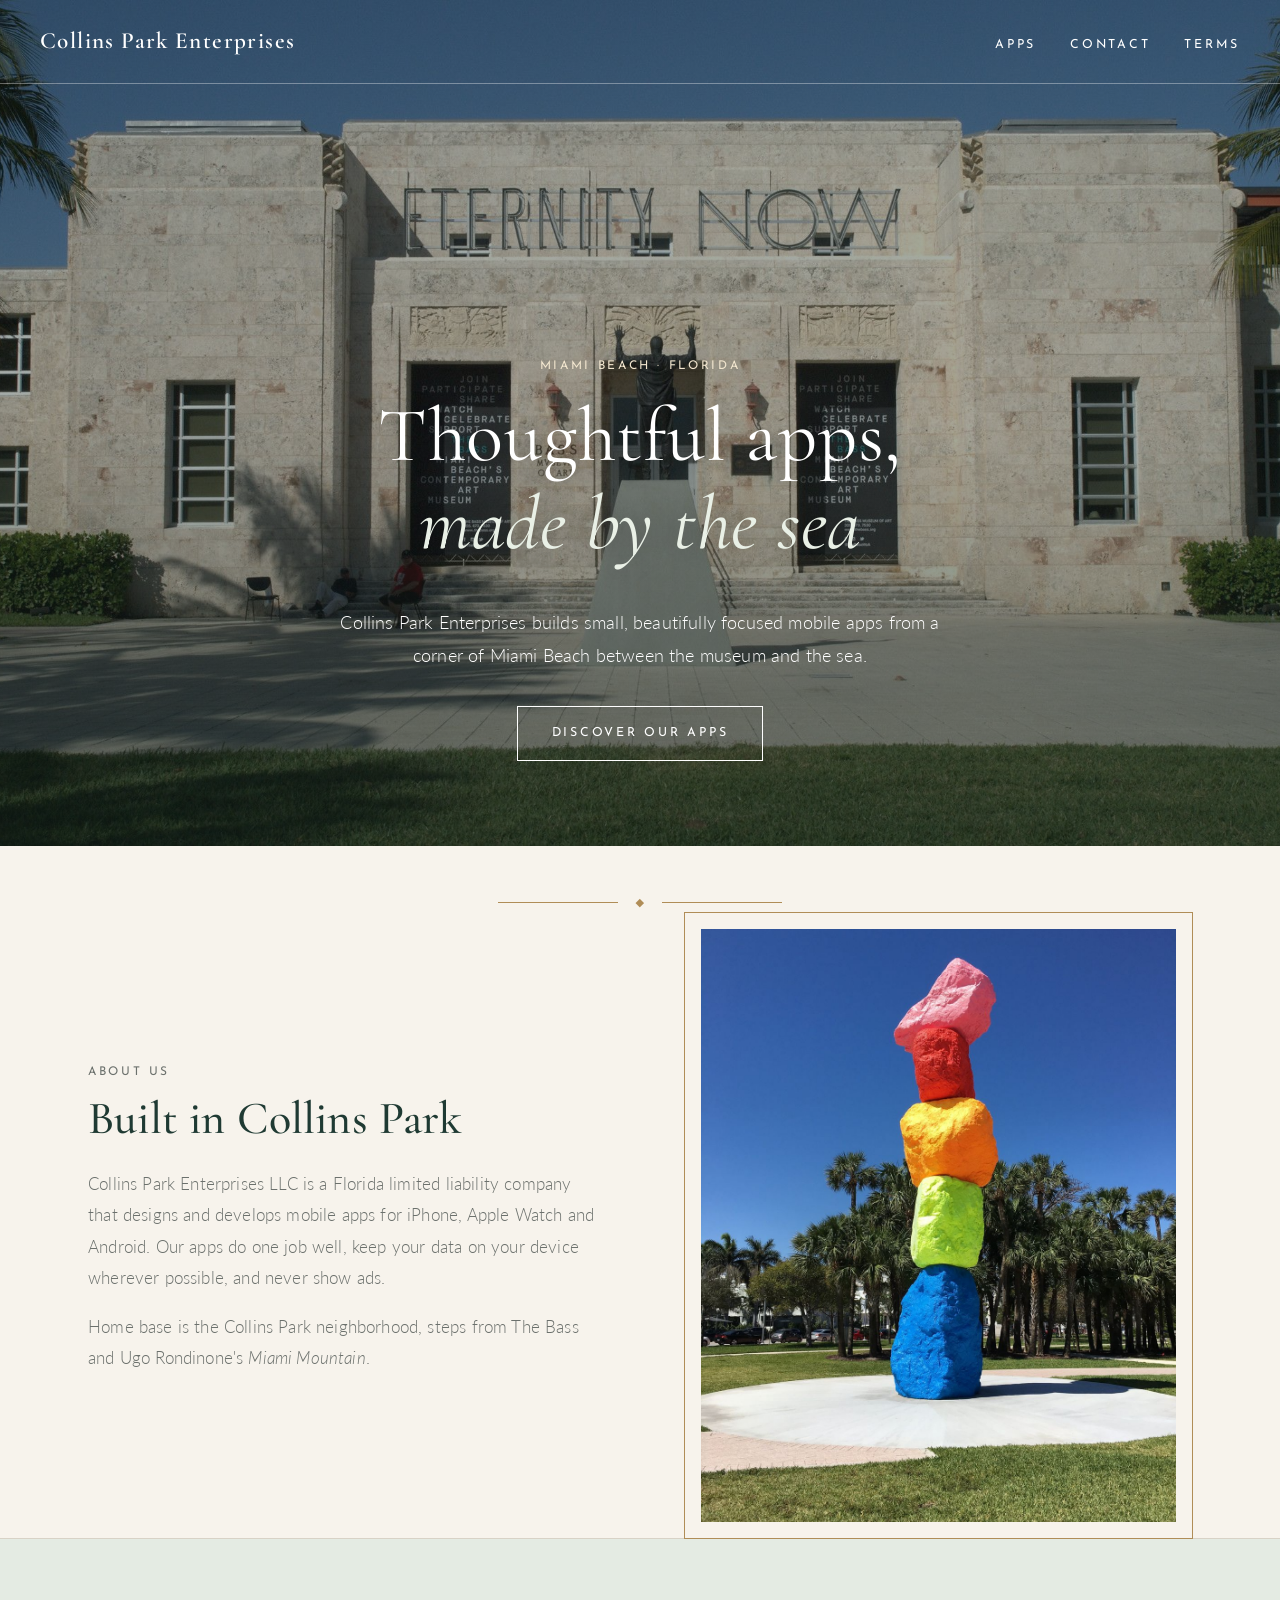
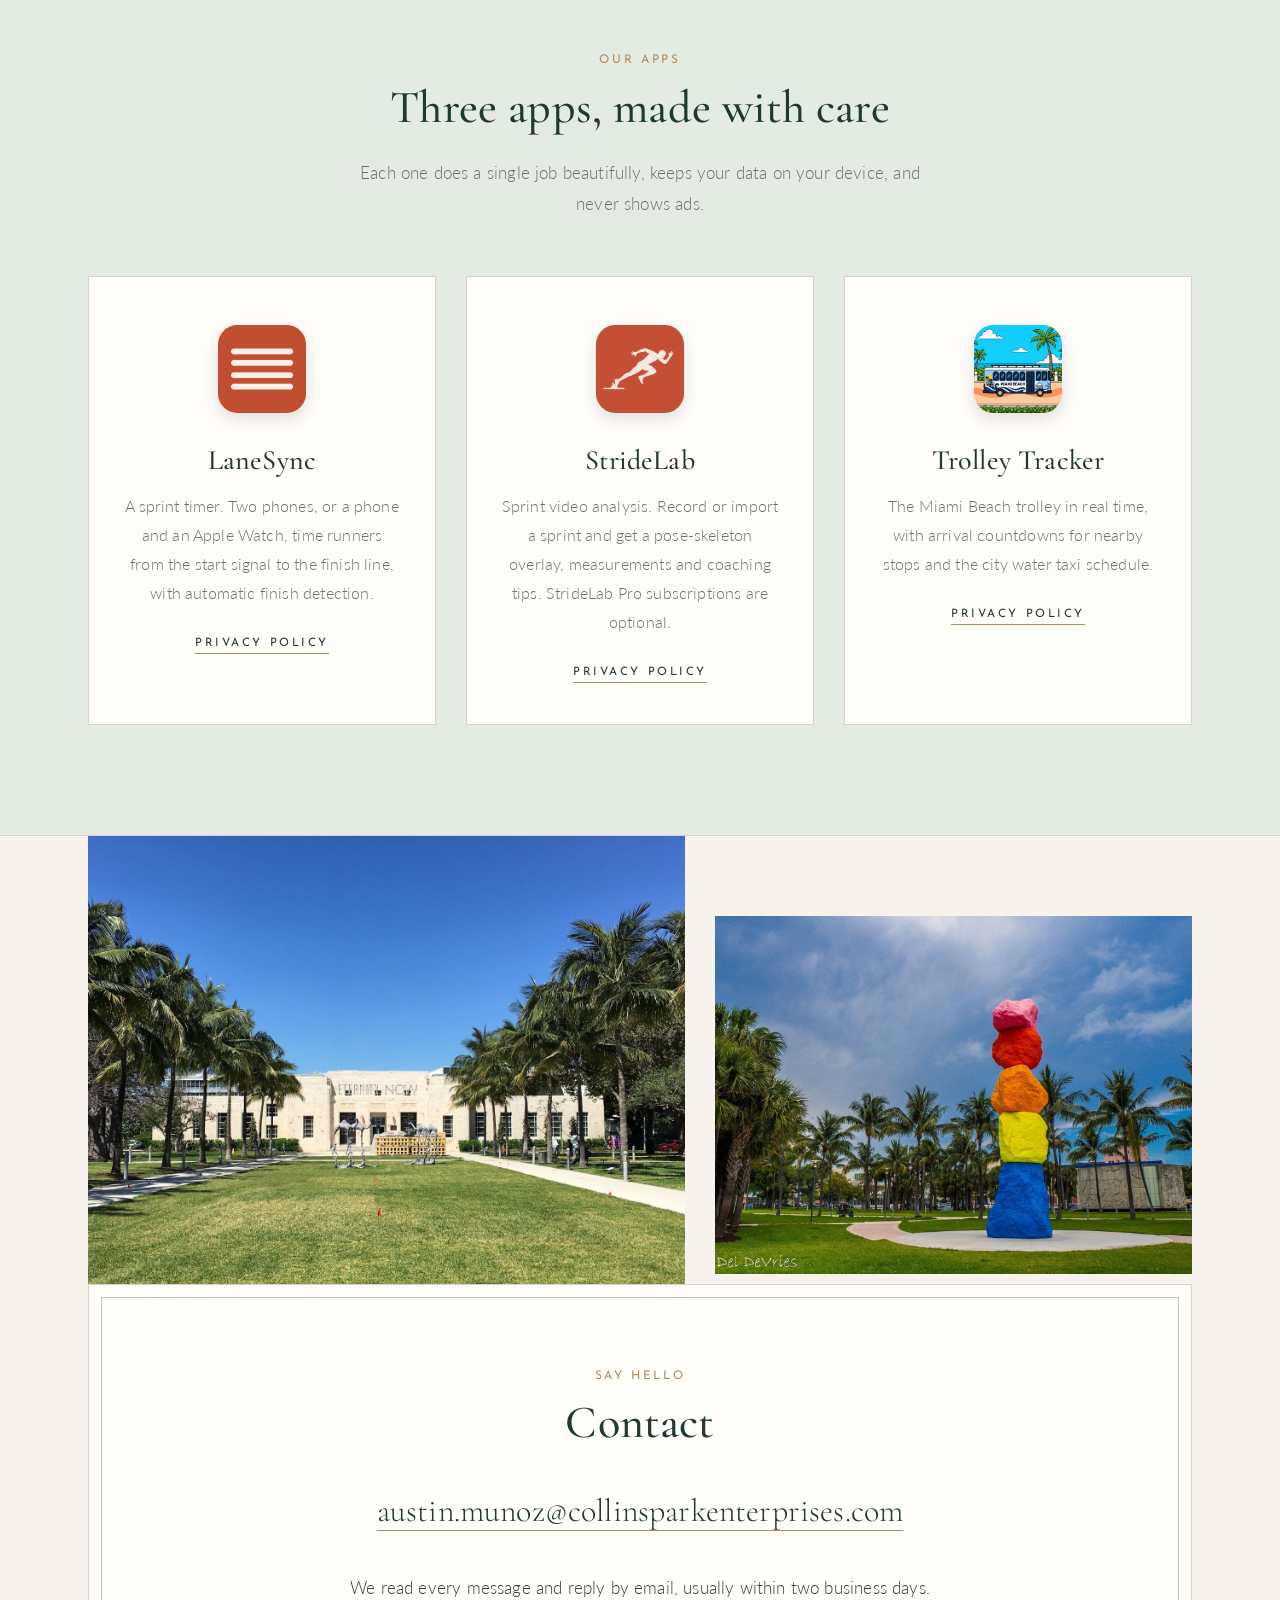
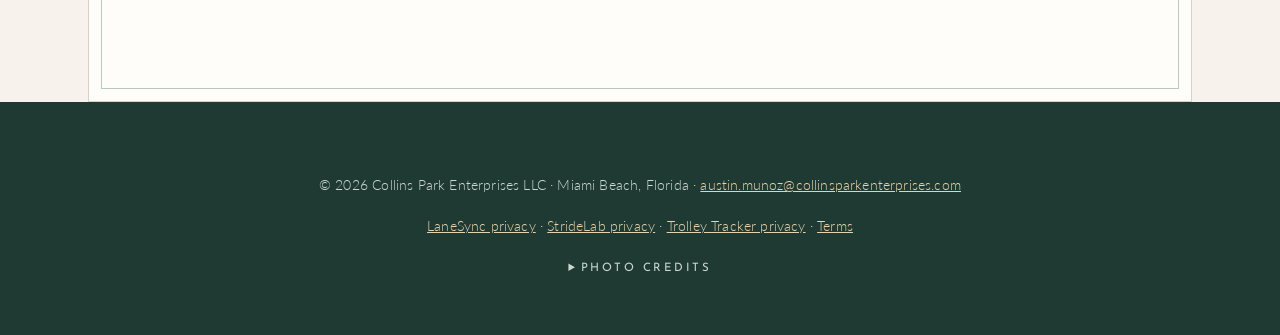
<file: index.html>
<!doctype html><html lang="en"><head><meta charset="utf-8"><meta name="viewport" content="width=device-width,initial-scale=1">
<title>Collins Park Enterprises LLC</title><meta name="description" content="Collins Park Enterprises LLC, a Florida company that builds mobile apps."><link rel="preconnect" href="https://fonts.googleapis.com"><link rel="preconnect" href="https://fonts.gstatic.com" crossorigin><link href="https://fonts.googleapis.com/css2?family=Cormorant+Garamond:ital,wght@0,400;0,500;0,600;1,400&family=Josefin+Sans:wght@300;400;600&family=Lato:wght@300;400;700&display=swap" rel="stylesheet"><link rel="stylesheet" href="./style.css"></head><body>
<header class="nav over"><a class="brand" href="./">Collins Park Enterprises</a><nav><a href="./#apps">Apps</a><a href="./#contact">Contact</a><a href="./terms/">Terms</a></nav></header>
<section class="hero"><img class="hero-img" src="img/hero-eternity-now.jpg" alt="The Bass museum facade in Miami Beach with Sylvie Fleury's ETERNITY NOW sign under a blue sky"><div class="hero-shade"></div>
<div class="wrap hero-text"><p class="kicker">Miami Beach · Florida</p><h1>Thoughtful apps,<br><em>made by the sea</em></h1><p class="sub">Collins Park Enterprises builds small, beautifully focused mobile apps from a corner of Miami Beach between the museum and the sea.</p><a class="btn light" href="#apps">Discover our apps</a></div></section>
<div class="deco"><span></span><i>◆</i><span></span></div>
<main>
<section class="wrap split"><div><p class="kicker">About us</p><h2>Built in Collins Park</h2><p>Collins Park Enterprises LLC is a Florida limited liability company that designs and develops mobile apps for iPhone, Apple Watch and Android. Our apps do one job well, keep your data on your device wherever possible, and never show ads.</p><p>Home base is the Collins Park neighborhood, steps from The Bass and Ugo Rondinone's <em>Miami Mountain</em>.</p></div>
<figure class="photo tilt"><img src="img/miami-mountain.jpg" alt="Miami Mountain, Ugo Rondinone's stack of brightly painted boulders, in Collins Park"></figure></section>
<section id="apps" class="apps"><div class="wrap"><p class="kicker">Our apps</p><h2>Three apps, made with care</h2><p class="intro">Each one does a single job beautifully, keeps your data on your device, and never shows ads.</p><div class="cards">
<article class="card c1"><img src="img/icons/lanesync.png" alt="LaneSync icon" width="88" height="88"><h3>LaneSync</h3><p>A sprint timer. Two phones, or a phone and an Apple Watch, time runners from the start signal to the finish line, with automatic finish detection.</p><a href="privacy/lanesync/">Privacy policy</a></article>
<article class="card c2"><img src="img/icons/stridelab.png" alt="StrideLab icon" width="88" height="88"><h3>StrideLab</h3><p>Sprint video analysis. Record or import a sprint and get a pose-skeleton overlay, measurements and coaching tips. StrideLab Pro subscriptions are optional.</p><a href="privacy/stridelab/">Privacy policy</a></article>
<article class="card c3"><img src="img/icons/trolley-tracker.png" alt="Trolley Tracker icon" width="88" height="88"><h3>Trolley Tracker</h3><p>The Miami Beach trolley in real time, with arrival countdowns for nearby stops and the city water taxi schedule.</p><a href="privacy/trolley-tracker/">Privacy policy</a></article>
</div></div></section>
<section class="wrap gallery"><figure class="photo"><img src="img/bass-lawn.jpg" alt="Palm-lined lawn of Collins Park leading to The Bass museum"></figure><figure class="photo"><img src="img/miami-mountain-2.jpg" alt="Miami Mountain sculpture against a blue sky with palm trees"></figure></section>
<section id="contact" class="wrap contact"><div class="contact-card"><p class="kicker">Say hello</p><h2>Contact</h2><p class="big"><a href="mailto:austin.munoz@collinsparkenterprises.com">austin.munoz@collinsparkenterprises.com</a></p><p>We read every message and reply by email, usually within two business days.</p></div></section>
</main><footer><div class="wrap"><p>© 2026 Collins Park Enterprises LLC · Miami Beach, Florida · <a href="mailto:austin.munoz@collinsparkenterprises.com">austin.munoz@collinsparkenterprises.com</a></p>
<p><a href="./privacy/lanesync/">LaneSync privacy</a> · <a href="./privacy/stridelab/">StrideLab privacy</a> · <a href="./privacy/trolley-tracker/">Trolley Tracker privacy</a> · <a href="./terms/">Terms</a></p><details class="credits"><summary>Photo credits</summary><ul><li>“<a href="https://www.flickr.com/photos/82538566@N00/32738382760">Bass Museum of Art (ETERNITY NOW by Sylvie Fleury)</a>” by Jim Bowen, licensed <a href="https://creativecommons.org/licenses/by/2.0/">CC BY 2.0</a>, via Flickr. Resized and compressed.</li><li>“<a href="https://www.flickr.com/photos/25955895@N03/32690999064">Miami Mountain (2016) by Ugo Rondinone, Collins Park</a>” by Phillip Pessar, licensed <a href="https://creativecommons.org/licenses/by/2.0/">CC BY 2.0</a>, via Flickr. Resized and compressed.</li><li>“<a href="https://www.flickr.com/photos/53136684@N00/49625136566">Miami Mountain</a>” by deldevries, licensed <a href="https://creativecommons.org/licenses/by-sa/2.0/">CC BY-SA 2.0</a>, via Flickr. Resized and compressed.</li><li>“<a href="https://www.flickr.com/photos/25955895@N03/33534813245">Bass Museum Miami Beach</a>” by Phillip Pessar, licensed <a href="https://creativecommons.org/licenses/by/2.0/">CC BY 2.0</a>, via Flickr. Resized and compressed.</li></ul><p>Artworks shown: <em>ETERNITY NOW</em> by Sylvie Fleury (The Bass); <em>Miami Mountain</em> by Ugo Rondinone (Collins Park). Photos used under the licenses above; no endorsement by the photographers, artists or The Bass is implied.</p></details></div></footer></body></html>
</file>
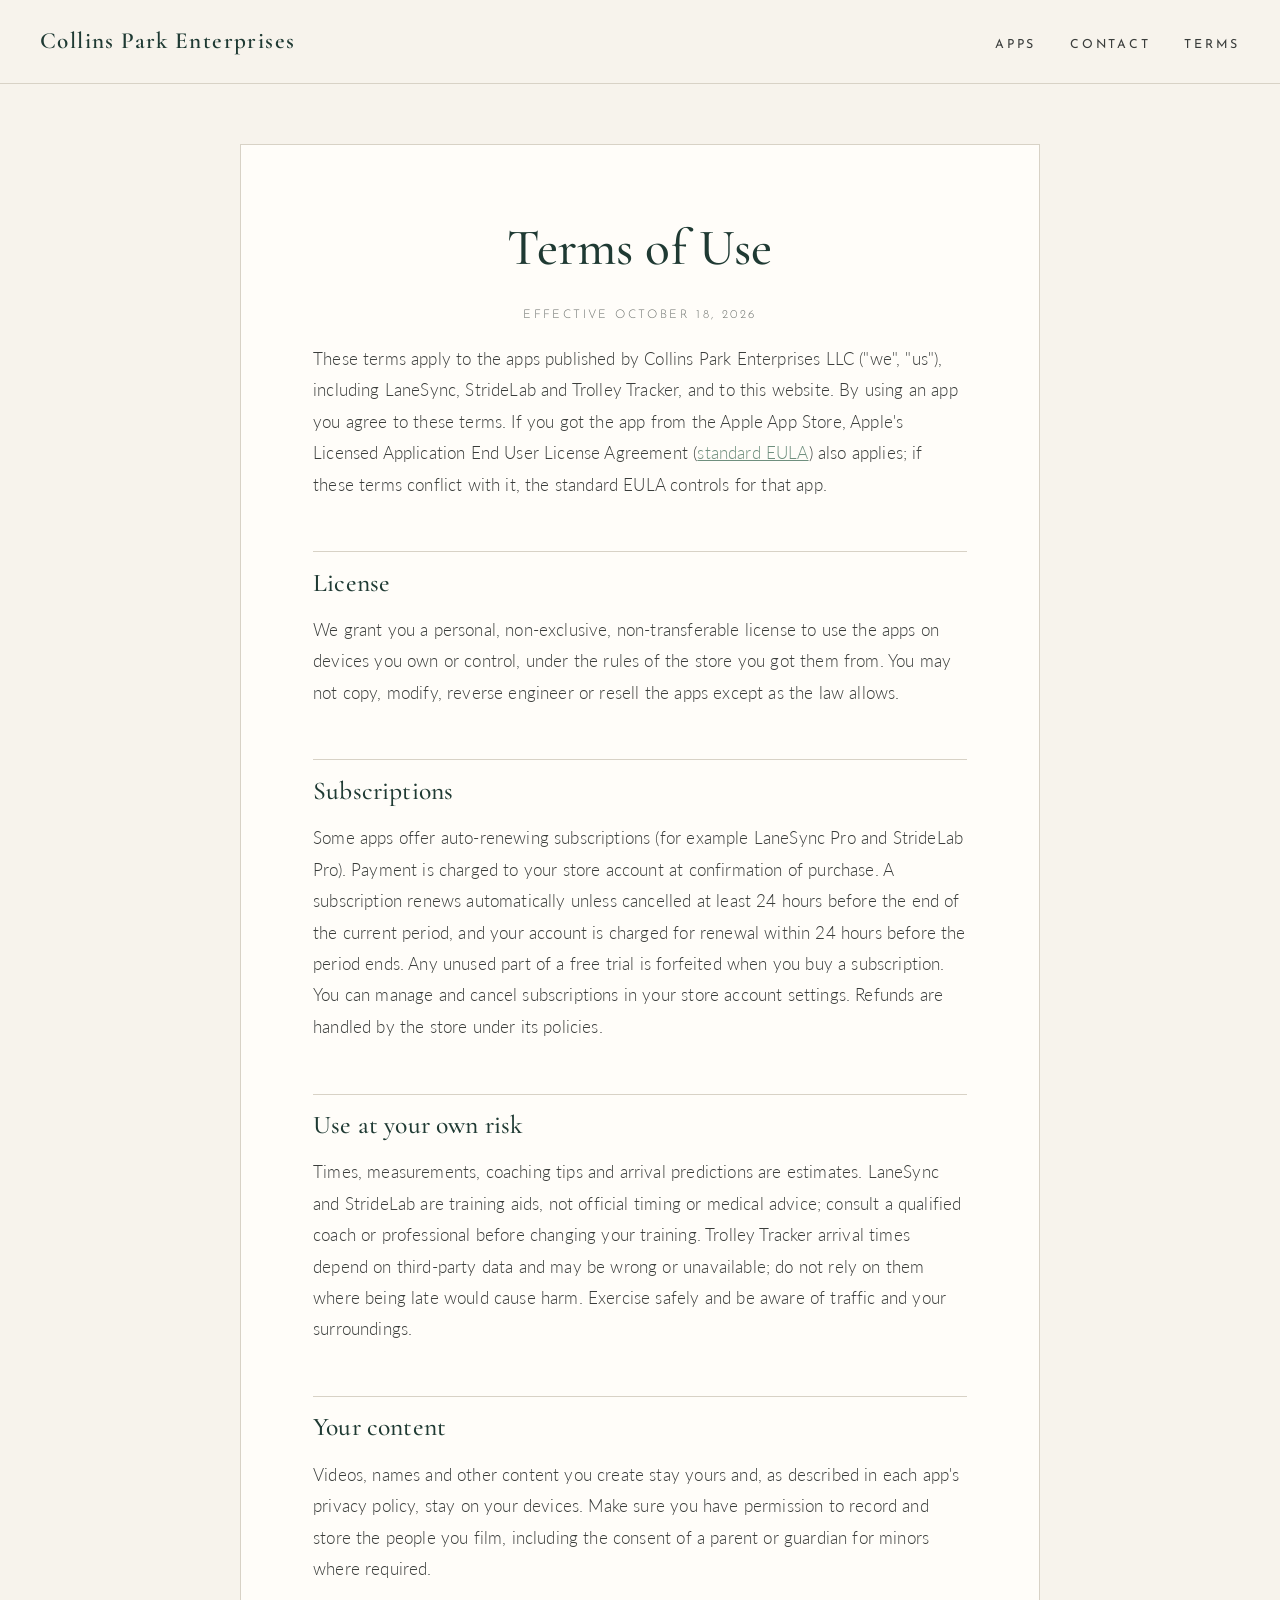
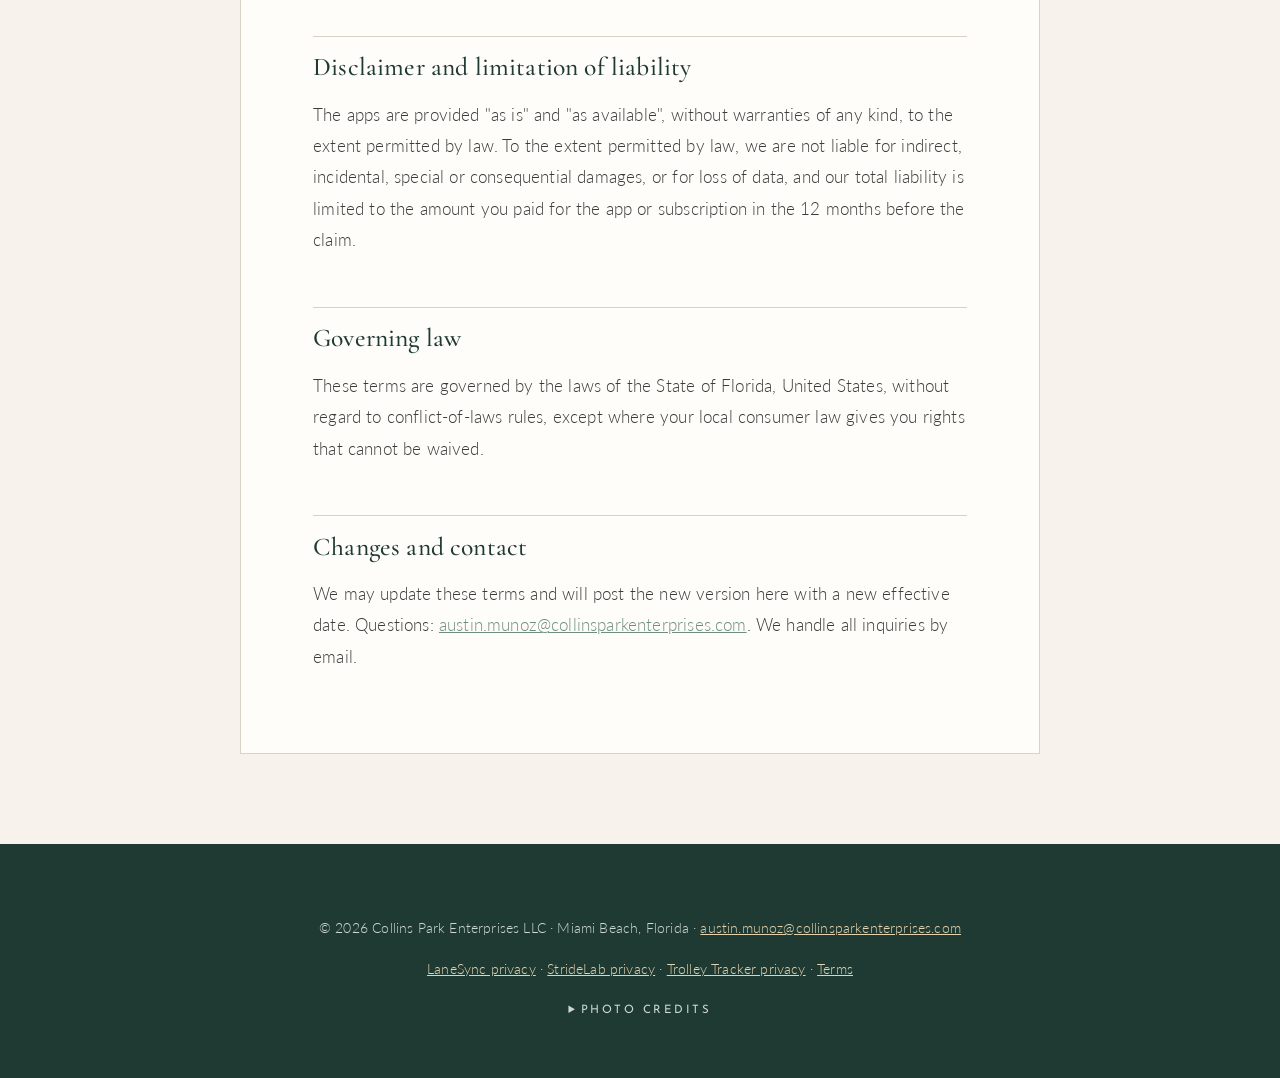
<file: terms/index.html>
<!doctype html><html lang="en"><head><meta charset="utf-8"><meta name="viewport" content="width=device-width,initial-scale=1">
<title>Terms of Use · Collins Park Enterprises</title><meta name="description" content="Collins Park Enterprises LLC, a Florida company that builds mobile apps."><link rel="preconnect" href="https://fonts.googleapis.com"><link rel="preconnect" href="https://fonts.gstatic.com" crossorigin><link href="https://fonts.googleapis.com/css2?family=Cormorant+Garamond:ital,wght@0,400;0,500;0,600;1,400&family=Josefin+Sans:wght@300;400;600&family=Lato:wght@300;400;700&display=swap" rel="stylesheet"><link rel="stylesheet" href="../style.css"></head><body>
<header class="nav"><a class="brand" href="../">Collins Park Enterprises</a><nav><a href="../#apps">Apps</a><a href="../#contact">Contact</a><a href="../terms/">Terms</a></nav></header><main class="wrap doc"><h1>Terms of Use</h1><p class="muted">Effective October 18, 2026</p>
<p>These terms apply to the apps published by Collins Park Enterprises LLC ("we", "us"), including LaneSync, StrideLab and Trolley Tracker, and to this website. By using an app you agree to these terms. If you got the app from the Apple App Store, Apple's Licensed Application End User License Agreement (<a href="https://www.apple.com/legal/internet-services/itunes/dev/stdeula/">standard EULA</a>) also applies; if these terms conflict with it, the standard EULA controls for that app.</p>
<h2>License</h2><p>We grant you a personal, non-exclusive, non-transferable license to use the apps on devices you own or control, under the rules of the store you got them from. You may not copy, modify, reverse engineer or resell the apps except as the law allows.</p>
<h2>Subscriptions</h2><p>Some apps offer auto-renewing subscriptions (for example LaneSync Pro and StrideLab Pro). Payment is charged to your store account at confirmation of purchase. A subscription renews automatically unless cancelled at least 24 hours before the end of the current period, and your account is charged for renewal within 24 hours before the period ends. Any unused part of a free trial is forfeited when you buy a subscription. You can manage and cancel subscriptions in your store account settings. Refunds are handled by the store under its policies.</p>
<h2>Use at your own risk</h2><p>Times, measurements, coaching tips and arrival predictions are estimates. LaneSync and StrideLab are training aids, not official timing or medical advice; consult a qualified coach or professional before changing your training. Trolley Tracker arrival times depend on third-party data and may be wrong or unavailable; do not rely on them where being late would cause harm. Exercise safely and be aware of traffic and your surroundings.</p>
<h2>Your content</h2><p>Videos, names and other content you create stay yours and, as described in each app's privacy policy, stay on your devices. Make sure you have permission to record and store the people you film, including the consent of a parent or guardian for minors where required.</p>
<h2>Disclaimer and limitation of liability</h2><p>The apps are provided "as is" and "as available", without warranties of any kind, to the extent permitted by law. To the extent permitted by law, we are not liable for indirect, incidental, special or consequential damages, or for loss of data, and our total liability is limited to the amount you paid for the app or subscription in the 12 months before the claim.</p>
<h2>Governing law</h2><p>These terms are governed by the laws of the State of Florida, United States, without regard to conflict-of-laws rules, except where your local consumer law gives you rights that cannot be waived.</p>
<h2>Changes and contact</h2><p>We may update these terms and will post the new version here with a new effective date. Questions: <a href="mailto:austin.munoz@collinsparkenterprises.com">austin.munoz@collinsparkenterprises.com</a>. We handle all inquiries by email.</p></main><footer><div class="wrap"><p>© 2026 Collins Park Enterprises LLC · Miami Beach, Florida · <a href="mailto:austin.munoz@collinsparkenterprises.com">austin.munoz@collinsparkenterprises.com</a></p>
<p><a href="../privacy/lanesync/">LaneSync privacy</a> · <a href="../privacy/stridelab/">StrideLab privacy</a> · <a href="../privacy/trolley-tracker/">Trolley Tracker privacy</a> · <a href="../terms/">Terms</a></p><details class="credits"><summary>Photo credits</summary><ul><li>“<a href="https://www.flickr.com/photos/82538566@N00/32738382760">Bass Museum of Art (ETERNITY NOW by Sylvie Fleury)</a>” by Jim Bowen, licensed <a href="https://creativecommons.org/licenses/by/2.0/">CC BY 2.0</a>, via Flickr. Resized and compressed.</li><li>“<a href="https://www.flickr.com/photos/25955895@N03/32690999064">Miami Mountain (2016) by Ugo Rondinone, Collins Park</a>” by Phillip Pessar, licensed <a href="https://creativecommons.org/licenses/by/2.0/">CC BY 2.0</a>, via Flickr. Resized and compressed.</li><li>“<a href="https://www.flickr.com/photos/53136684@N00/49625136566">Miami Mountain</a>” by deldevries, licensed <a href="https://creativecommons.org/licenses/by-sa/2.0/">CC BY-SA 2.0</a>, via Flickr. Resized and compressed.</li><li>“<a href="https://www.flickr.com/photos/25955895@N03/33534813245">Bass Museum Miami Beach</a>” by Phillip Pessar, licensed <a href="https://creativecommons.org/licenses/by/2.0/">CC BY 2.0</a>, via Flickr. Resized and compressed.</li></ul><p>Artworks shown: <em>ETERNITY NOW</em> by Sylvie Fleury (The Bass); <em>Miami Mountain</em> by Ugo Rondinone (Collins Park). Photos used under the licenses above; no endorsement by the photographers, artists or The Bass is implied.</p></details></div></footer></body></html>
</file>
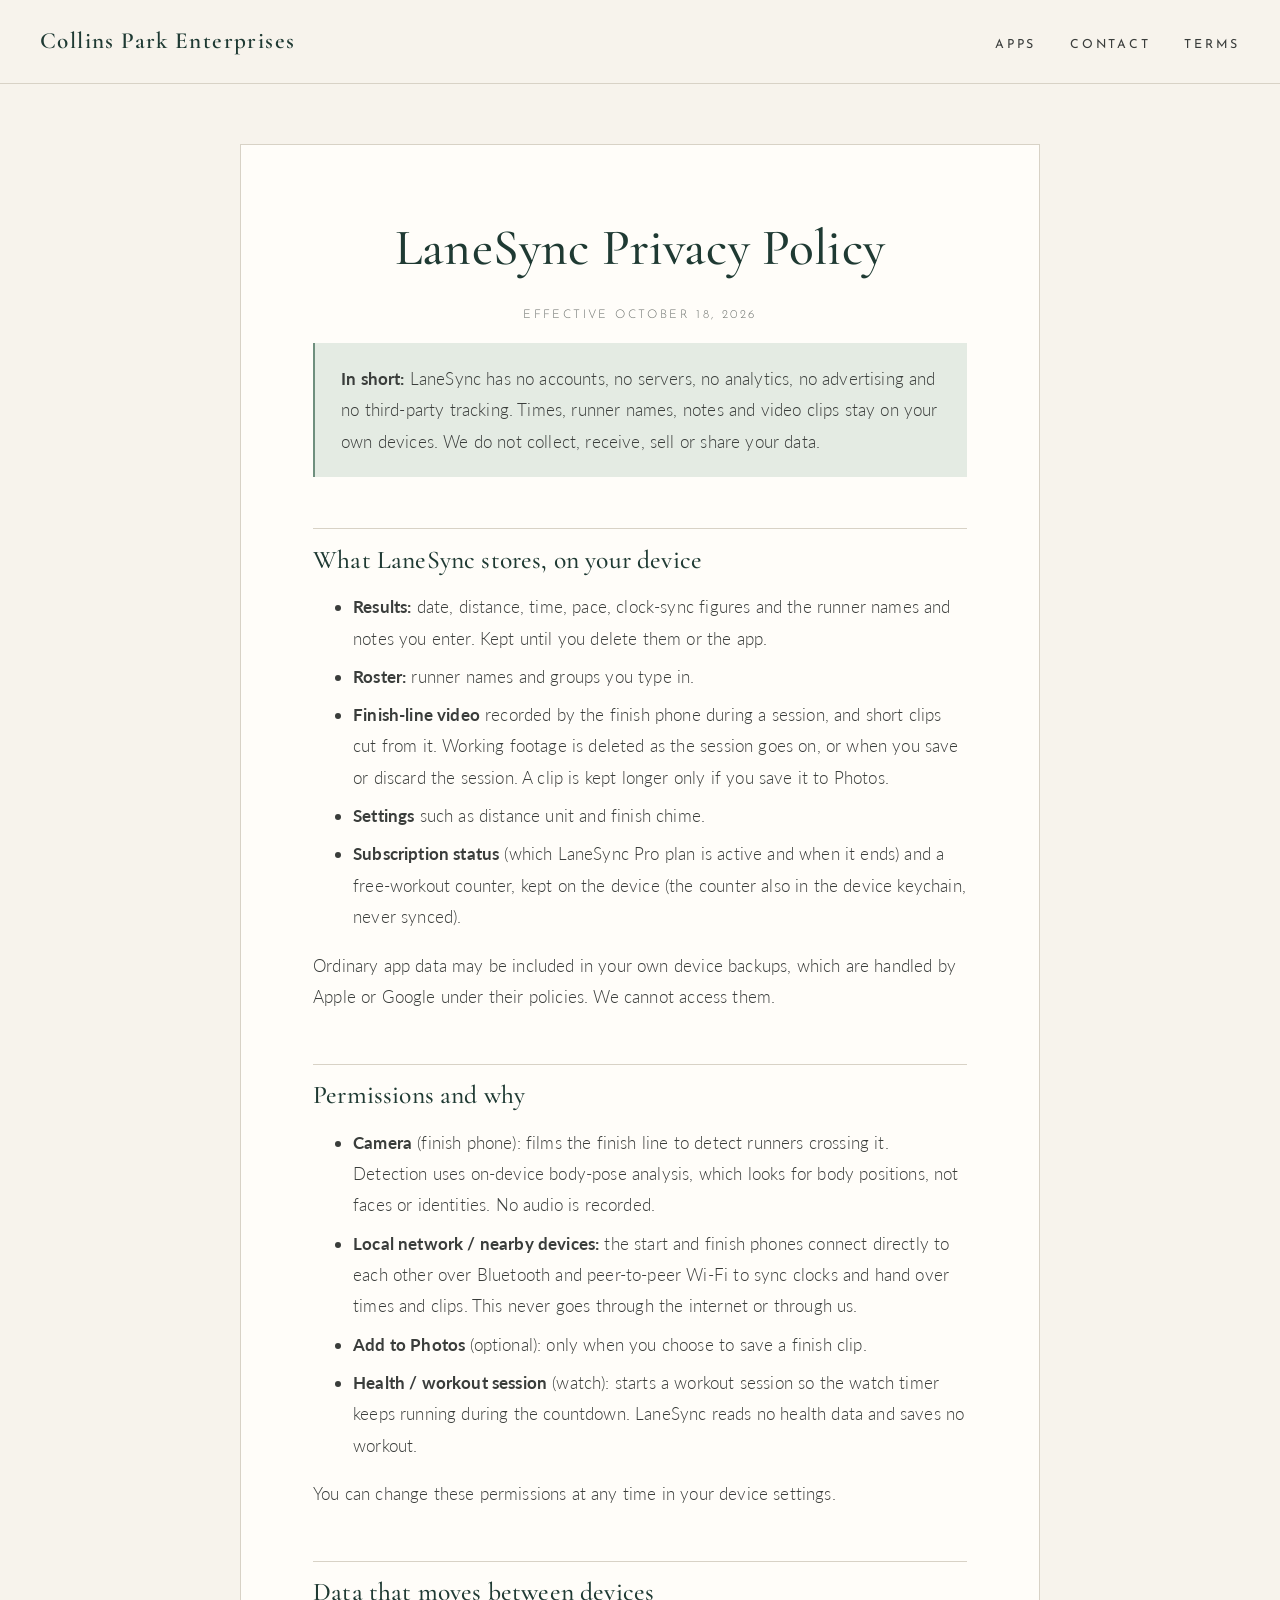
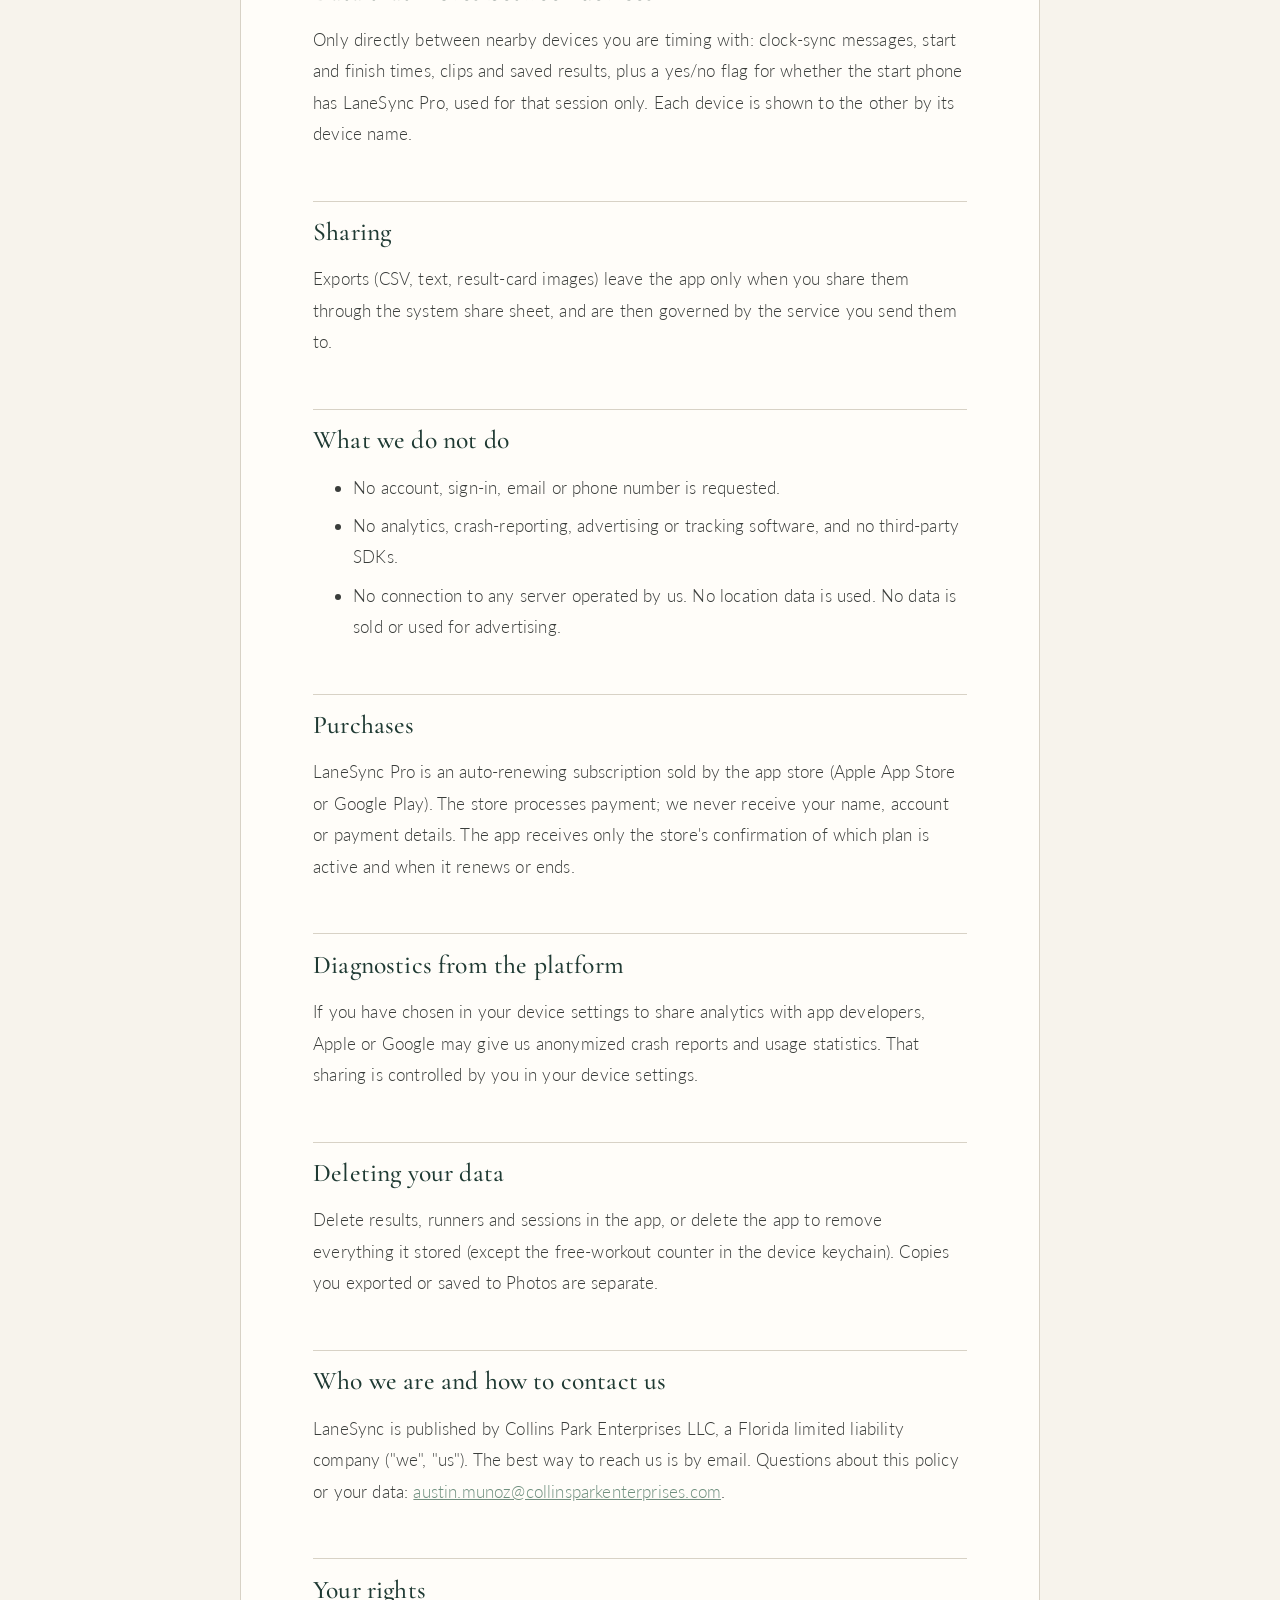
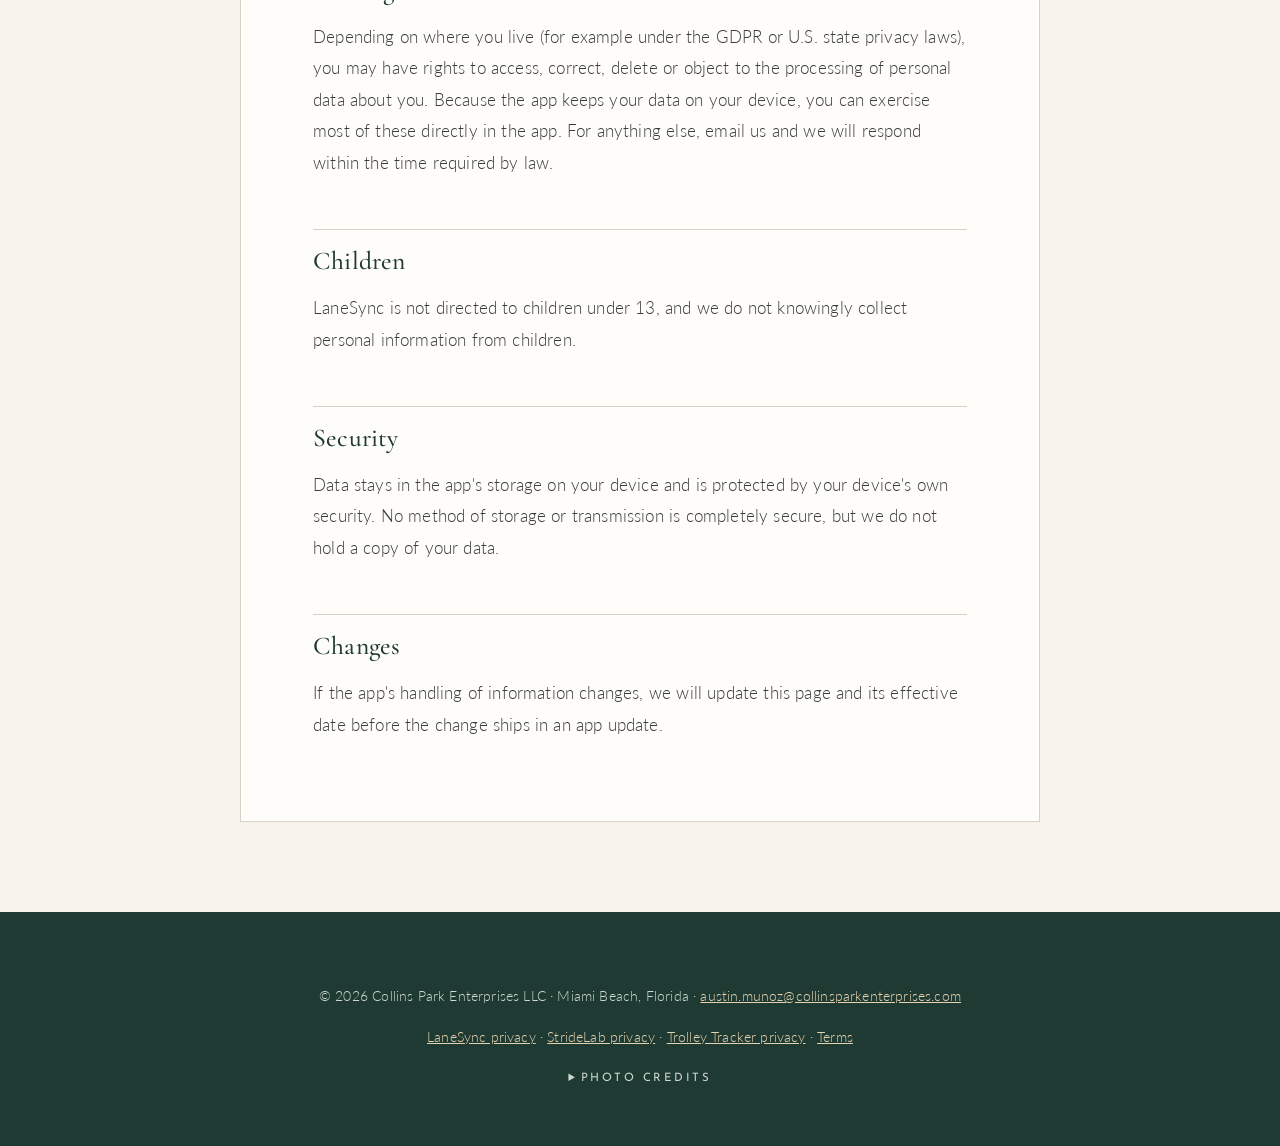
<file: privacy/lanesync/index.html>
<!doctype html><html lang="en"><head><meta charset="utf-8"><meta name="viewport" content="width=device-width,initial-scale=1">
<title>LaneSync Privacy Policy · Collins Park Enterprises</title><meta name="description" content="Collins Park Enterprises LLC, a Florida company that builds mobile apps."><link rel="preconnect" href="https://fonts.googleapis.com"><link rel="preconnect" href="https://fonts.gstatic.com" crossorigin><link href="https://fonts.googleapis.com/css2?family=Cormorant+Garamond:ital,wght@0,400;0,500;0,600;1,400&family=Josefin+Sans:wght@300;400;600&family=Lato:wght@300;400;700&display=swap" rel="stylesheet"><link rel="stylesheet" href="../../style.css"></head><body>
<header class="nav"><a class="brand" href="../../">Collins Park Enterprises</a><nav><a href="../../#apps">Apps</a><a href="../../#contact">Contact</a><a href="../../terms/">Terms</a></nav></header><main class="wrap doc"><h1>LaneSync Privacy Policy</h1><p class="muted">Effective October 18, 2026</p>
<p class="lead"><strong>In short:</strong> LaneSync has no accounts, no servers, no analytics, no advertising and no third-party tracking. Times, runner names, notes and video clips stay on your own devices. We do not collect, receive, sell or share your data.</p>
<h2>What LaneSync stores, on your device</h2><ul>
<li><strong>Results:</strong> date, distance, time, pace, clock-sync figures and the runner names and notes you enter. Kept until you delete them or the app.</li>
<li><strong>Roster:</strong> runner names and groups you type in.</li>
<li><strong>Finish-line video</strong> recorded by the finish phone during a session, and short clips cut from it. Working footage is deleted as the session goes on, or when you save or discard the session. A clip is kept longer only if you save it to Photos.</li>
<li><strong>Settings</strong> such as distance unit and finish chime.</li>
<li><strong>Subscription status</strong> (which LaneSync Pro plan is active and when it ends) and a free-workout counter, kept on the device (the counter also in the device keychain, never synced).</li></ul>
<p>Ordinary app data may be included in your own device backups, which are handled by Apple or Google under their policies. We cannot access them.</p>
<h2>Permissions and why</h2><ul>
<li><strong>Camera</strong> (finish phone): films the finish line to detect runners crossing it. Detection uses on-device body-pose analysis, which looks for body positions, not faces or identities. No audio is recorded.</li>
<li><strong>Local network / nearby devices:</strong> the start and finish phones connect directly to each other over Bluetooth and peer-to-peer Wi-Fi to sync clocks and hand over times and clips. This never goes through the internet or through us.</li>
<li><strong>Add to Photos</strong> (optional): only when you choose to save a finish clip.</li>
<li><strong>Health / workout session</strong> (watch): starts a workout session so the watch timer keeps running during the countdown. LaneSync reads no health data and saves no workout.</li></ul>
<p>You can change these permissions at any time in your device settings.</p>
<h2>Data that moves between devices</h2><p>Only directly between nearby devices you are timing with: clock-sync messages, start and finish times, clips and saved results, plus a yes/no flag for whether the start phone has LaneSync Pro, used for that session only. Each device is shown to the other by its device name.</p>
<h2>Sharing</h2><p>Exports (CSV, text, result-card images) leave the app only when you share them through the system share sheet, and are then governed by the service you send them to.</p>
<h2>What we do not do</h2><ul><li>No account, sign-in, email or phone number is requested.</li><li>No analytics, crash-reporting, advertising or tracking software, and no third-party SDKs.</li><li>No connection to any server operated by us. No location data is used. No data is sold or used for advertising.</li></ul>
<h2>Purchases</h2><p>LaneSync Pro is an auto-renewing subscription sold by the app store (Apple App Store or Google Play). The store processes payment; we never receive your name, account or payment details. The app receives only the store's confirmation of which plan is active and when it renews or ends.</p>
<h2>Diagnostics from the platform</h2><p>If you have chosen in your device settings to share analytics with app developers, Apple or Google may give us anonymized crash reports and usage statistics. That sharing is controlled by you in your device settings.</p>
<h2>Deleting your data</h2><p>Delete results, runners and sessions in the app, or delete the app to remove everything it stored (except the free-workout counter in the device keychain). Copies you exported or saved to Photos are separate.</p>
<h2>Who we are and how to contact us</h2><p>LaneSync is published by Collins Park Enterprises LLC, a Florida limited liability company ("we", "us"). The best way to reach us is by email. Questions about this policy or your data: <a href="mailto:austin.munoz@collinsparkenterprises.com">austin.munoz@collinsparkenterprises.com</a>.</p>
<h2>Your rights</h2><p>Depending on where you live (for example under the GDPR or U.S. state privacy laws), you may have rights to access, correct, delete or object to the processing of personal data about you. Because the app keeps your data on your device, you can exercise most of these directly in the app. For anything else, email us and we will respond within the time required by law.</p>
<h2>Children</h2><p>LaneSync is not directed to children under 13, and we do not knowingly collect personal information from children.</p>
<h2>Security</h2><p>Data stays in the app's storage on your device and is protected by your device's own security. No method of storage or transmission is completely secure, but we do not hold a copy of your data.</p>
<h2>Changes</h2><p>If the app's handling of information changes, we will update this page and its effective date before the change ships in an app update.</p></main><footer><div class="wrap"><p>© 2026 Collins Park Enterprises LLC · Miami Beach, Florida · <a href="mailto:austin.munoz@collinsparkenterprises.com">austin.munoz@collinsparkenterprises.com</a></p>
<p><a href="../../privacy/lanesync/">LaneSync privacy</a> · <a href="../../privacy/stridelab/">StrideLab privacy</a> · <a href="../../privacy/trolley-tracker/">Trolley Tracker privacy</a> · <a href="../../terms/">Terms</a></p><details class="credits"><summary>Photo credits</summary><ul><li>“<a href="https://www.flickr.com/photos/82538566@N00/32738382760">Bass Museum of Art (ETERNITY NOW by Sylvie Fleury)</a>” by Jim Bowen, licensed <a href="https://creativecommons.org/licenses/by/2.0/">CC BY 2.0</a>, via Flickr. Resized and compressed.</li><li>“<a href="https://www.flickr.com/photos/25955895@N03/32690999064">Miami Mountain (2016) by Ugo Rondinone, Collins Park</a>” by Phillip Pessar, licensed <a href="https://creativecommons.org/licenses/by/2.0/">CC BY 2.0</a>, via Flickr. Resized and compressed.</li><li>“<a href="https://www.flickr.com/photos/53136684@N00/49625136566">Miami Mountain</a>” by deldevries, licensed <a href="https://creativecommons.org/licenses/by-sa/2.0/">CC BY-SA 2.0</a>, via Flickr. Resized and compressed.</li><li>“<a href="https://www.flickr.com/photos/25955895@N03/33534813245">Bass Museum Miami Beach</a>” by Phillip Pessar, licensed <a href="https://creativecommons.org/licenses/by/2.0/">CC BY 2.0</a>, via Flickr. Resized and compressed.</li></ul><p>Artworks shown: <em>ETERNITY NOW</em> by Sylvie Fleury (The Bass); <em>Miami Mountain</em> by Ugo Rondinone (Collins Park). Photos used under the licenses above; no endorsement by the photographers, artists or The Bass is implied.</p></details></div></footer></body></html>
</file>
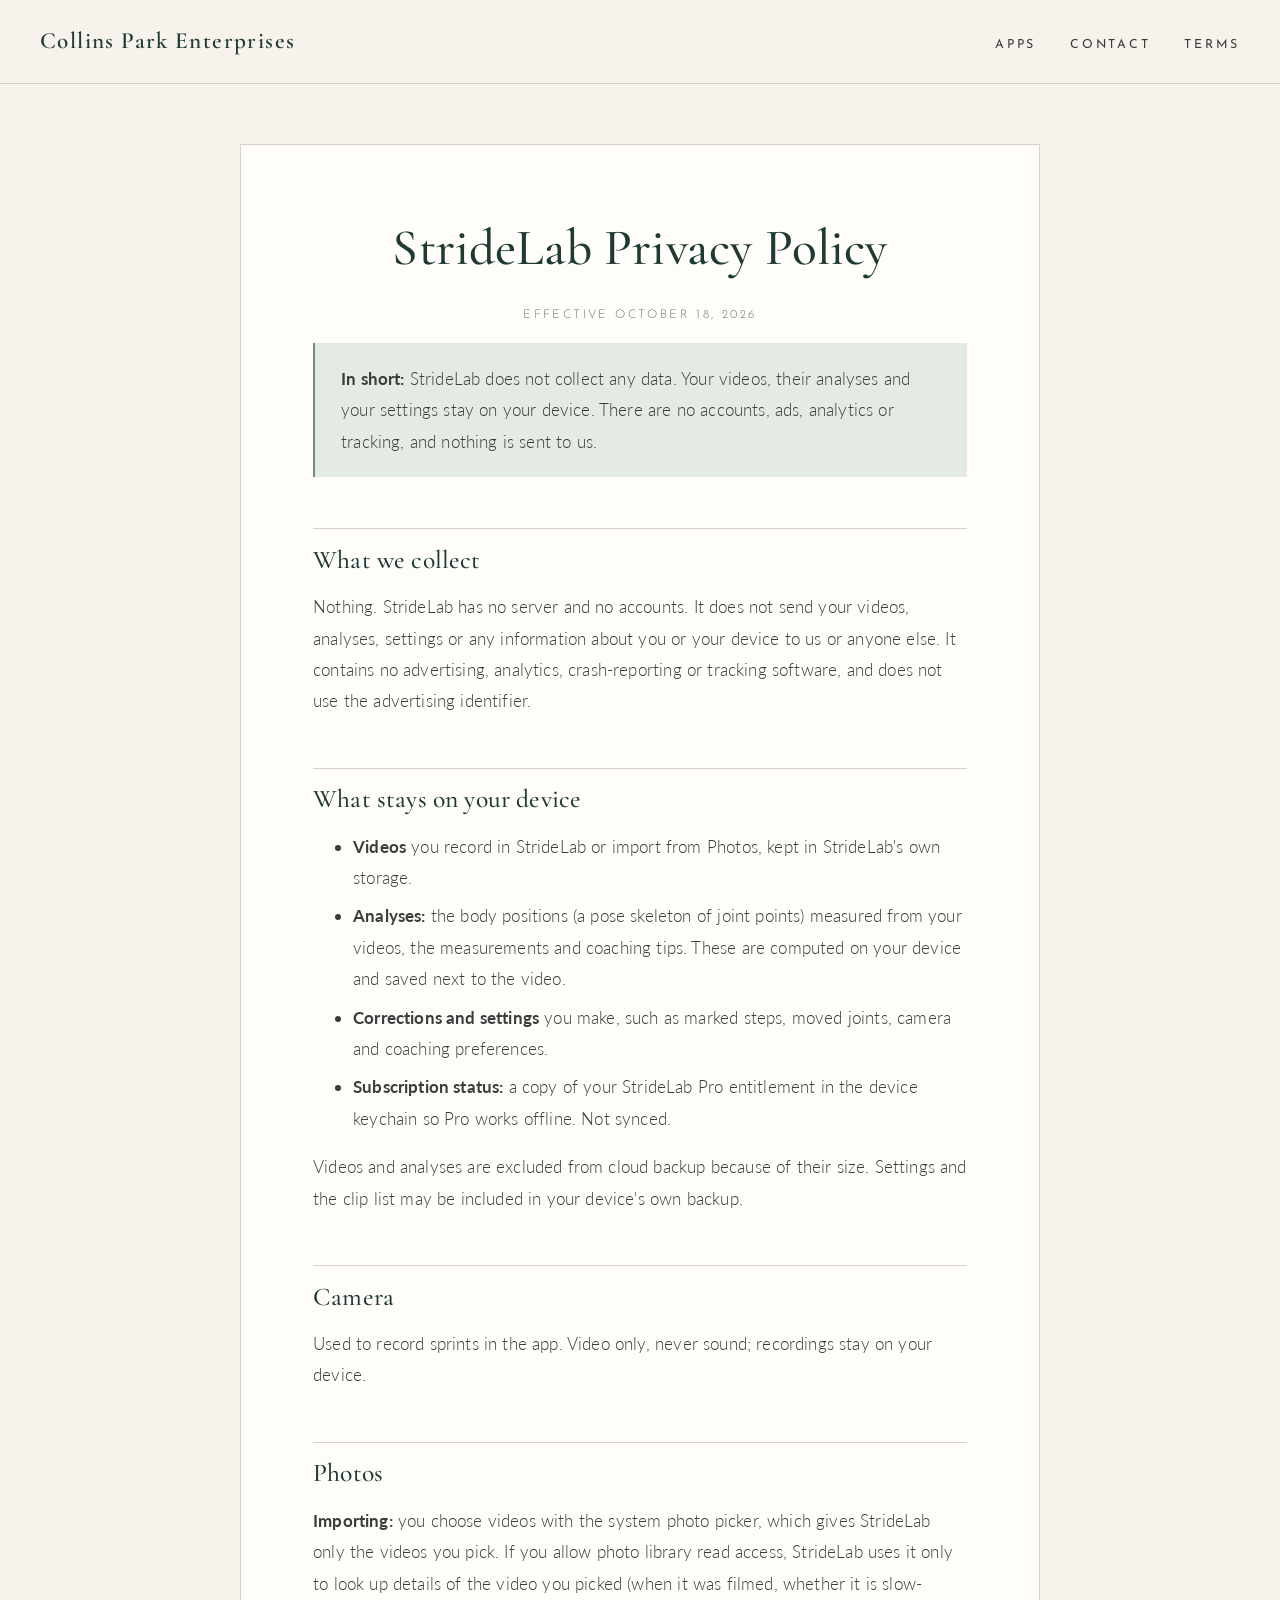
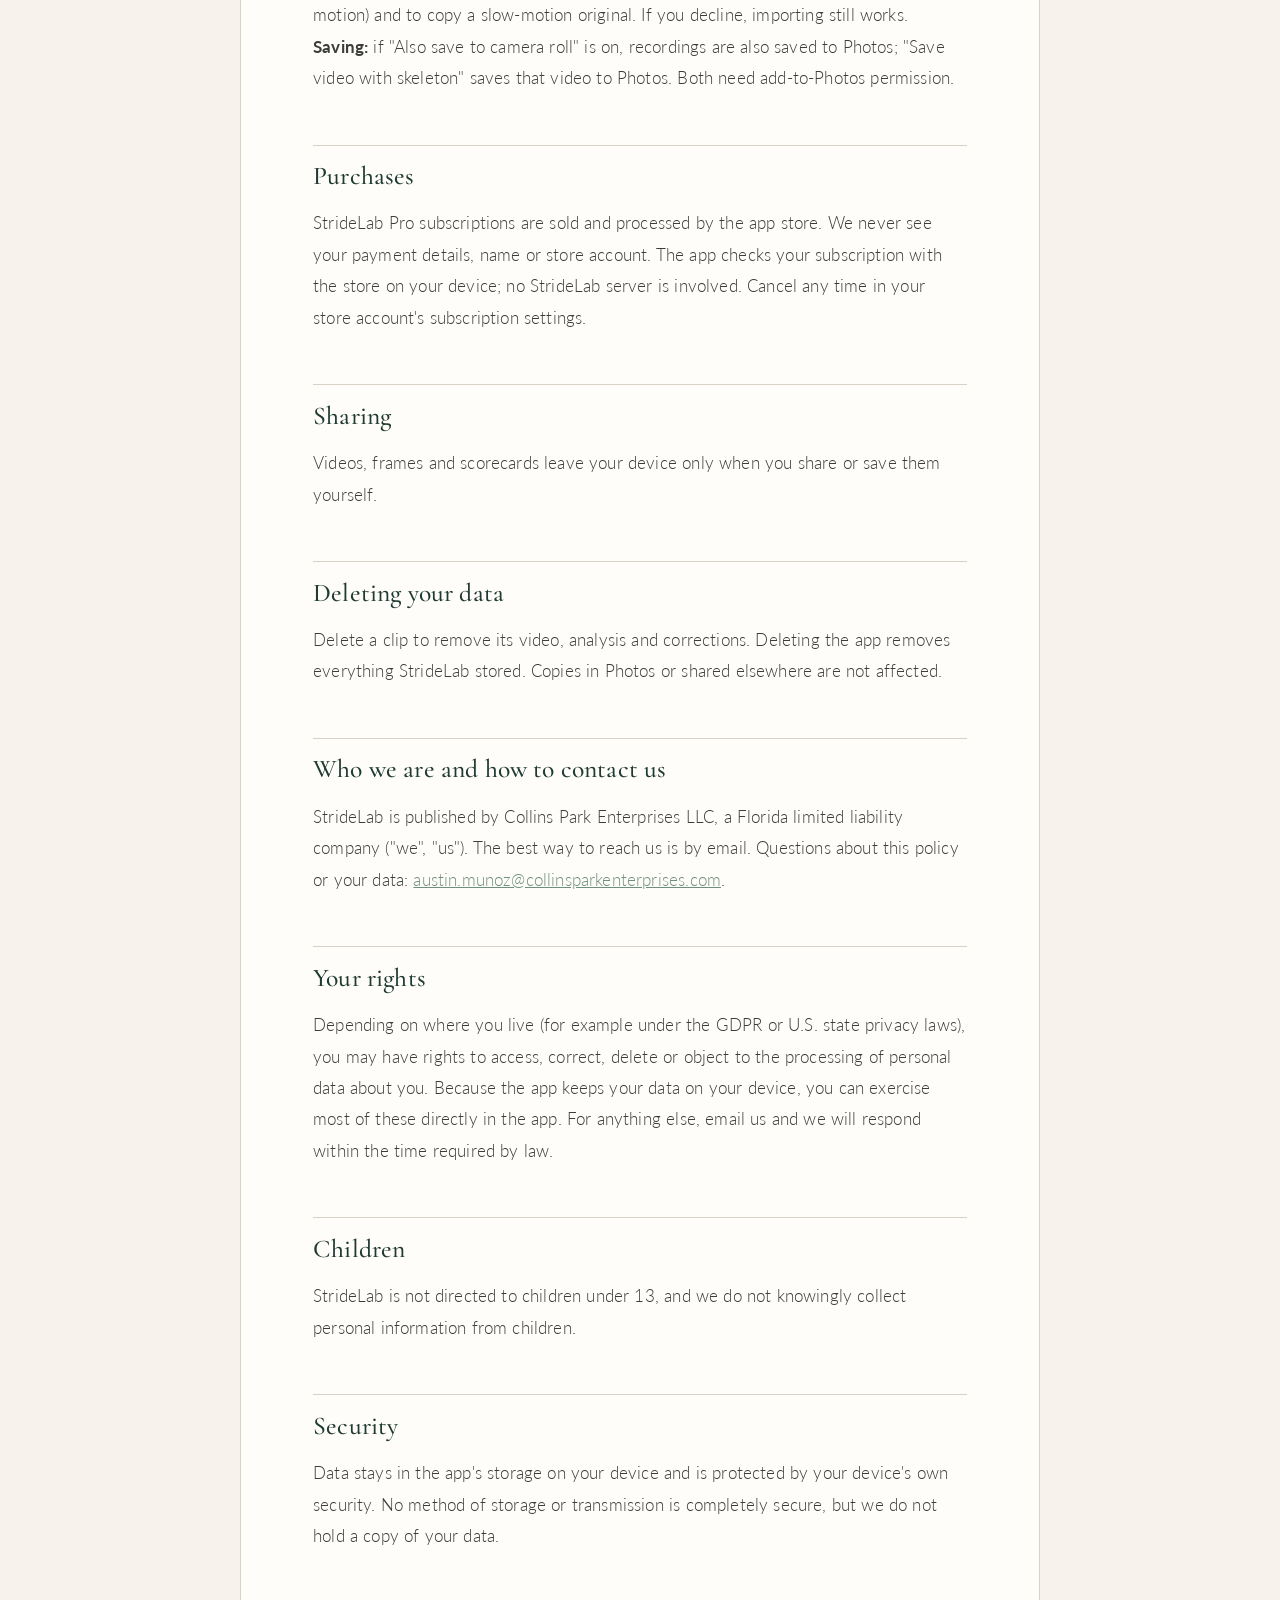
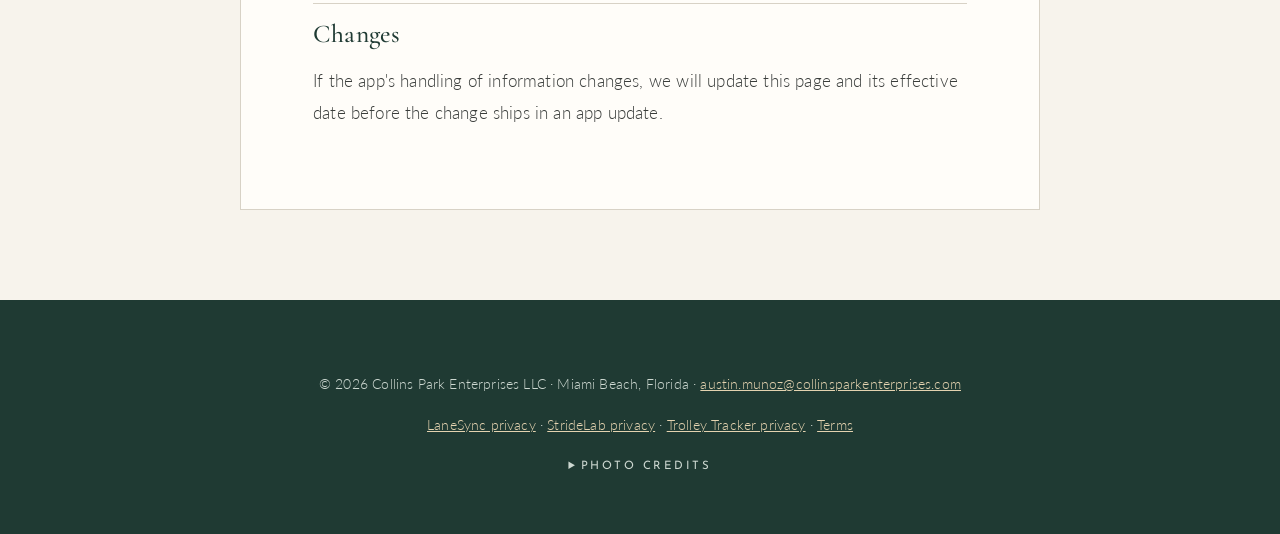
<file: privacy/stridelab/index.html>
<!doctype html><html lang="en"><head><meta charset="utf-8"><meta name="viewport" content="width=device-width,initial-scale=1">
<title>StrideLab Privacy Policy · Collins Park Enterprises</title><meta name="description" content="Collins Park Enterprises LLC, a Florida company that builds mobile apps."><link rel="preconnect" href="https://fonts.googleapis.com"><link rel="preconnect" href="https://fonts.gstatic.com" crossorigin><link href="https://fonts.googleapis.com/css2?family=Cormorant+Garamond:ital,wght@0,400;0,500;0,600;1,400&family=Josefin+Sans:wght@300;400;600&family=Lato:wght@300;400;700&display=swap" rel="stylesheet"><link rel="stylesheet" href="../../style.css"></head><body>
<header class="nav"><a class="brand" href="../../">Collins Park Enterprises</a><nav><a href="../../#apps">Apps</a><a href="../../#contact">Contact</a><a href="../../terms/">Terms</a></nav></header><main class="wrap doc"><h1>StrideLab Privacy Policy</h1><p class="muted">Effective October 18, 2026</p>
<p class="lead"><strong>In short:</strong> StrideLab does not collect any data. Your videos, their analyses and your settings stay on your device. There are no accounts, ads, analytics or tracking, and nothing is sent to us.</p>
<h2>What we collect</h2><p>Nothing. StrideLab has no server and no accounts. It does not send your videos, analyses, settings or any information about you or your device to us or anyone else. It contains no advertising, analytics, crash-reporting or tracking software, and does not use the advertising identifier.</p>
<h2>What stays on your device</h2><ul>
<li><strong>Videos</strong> you record in StrideLab or import from Photos, kept in StrideLab's own storage.</li>
<li><strong>Analyses:</strong> the body positions (a pose skeleton of joint points) measured from your videos, the measurements and coaching tips. These are computed on your device and saved next to the video.</li>
<li><strong>Corrections and settings</strong> you make, such as marked steps, moved joints, camera and coaching preferences.</li>
<li><strong>Subscription status:</strong> a copy of your StrideLab Pro entitlement in the device keychain so Pro works offline. Not synced.</li></ul>
<p>Videos and analyses are excluded from cloud backup because of their size. Settings and the clip list may be included in your device's own backup.</p>
<h2>Camera</h2><p>Used to record sprints in the app. Video only, never sound; recordings stay on your device.</p>
<h2>Photos</h2><p><strong>Importing:</strong> you choose videos with the system photo picker, which gives StrideLab only the videos you pick. If you allow photo library read access, StrideLab uses it only to look up details of the video you picked (when it was filmed, whether it is slow-motion) and to copy a slow-motion original. If you decline, importing still works.<br><strong>Saving:</strong> if "Also save to camera roll" is on, recordings are also saved to Photos; "Save video with skeleton" saves that video to Photos. Both need add-to-Photos permission.</p>
<h2>Purchases</h2><p>StrideLab Pro subscriptions are sold and processed by the app store. We never see your payment details, name or store account. The app checks your subscription with the store on your device; no StrideLab server is involved. Cancel any time in your store account's subscription settings.</p>
<h2>Sharing</h2><p>Videos, frames and scorecards leave your device only when you share or save them yourself.</p>
<h2>Deleting your data</h2><p>Delete a clip to remove its video, analysis and corrections. Deleting the app removes everything StrideLab stored. Copies in Photos or shared elsewhere are not affected.</p>
<h2>Who we are and how to contact us</h2><p>StrideLab is published by Collins Park Enterprises LLC, a Florida limited liability company ("we", "us"). The best way to reach us is by email. Questions about this policy or your data: <a href="mailto:austin.munoz@collinsparkenterprises.com">austin.munoz@collinsparkenterprises.com</a>.</p>
<h2>Your rights</h2><p>Depending on where you live (for example under the GDPR or U.S. state privacy laws), you may have rights to access, correct, delete or object to the processing of personal data about you. Because the app keeps your data on your device, you can exercise most of these directly in the app. For anything else, email us and we will respond within the time required by law.</p>
<h2>Children</h2><p>StrideLab is not directed to children under 13, and we do not knowingly collect personal information from children.</p>
<h2>Security</h2><p>Data stays in the app's storage on your device and is protected by your device's own security. No method of storage or transmission is completely secure, but we do not hold a copy of your data.</p>
<h2>Changes</h2><p>If the app's handling of information changes, we will update this page and its effective date before the change ships in an app update.</p></main><footer><div class="wrap"><p>© 2026 Collins Park Enterprises LLC · Miami Beach, Florida · <a href="mailto:austin.munoz@collinsparkenterprises.com">austin.munoz@collinsparkenterprises.com</a></p>
<p><a href="../../privacy/lanesync/">LaneSync privacy</a> · <a href="../../privacy/stridelab/">StrideLab privacy</a> · <a href="../../privacy/trolley-tracker/">Trolley Tracker privacy</a> · <a href="../../terms/">Terms</a></p><details class="credits"><summary>Photo credits</summary><ul><li>“<a href="https://www.flickr.com/photos/82538566@N00/32738382760">Bass Museum of Art (ETERNITY NOW by Sylvie Fleury)</a>” by Jim Bowen, licensed <a href="https://creativecommons.org/licenses/by/2.0/">CC BY 2.0</a>, via Flickr. Resized and compressed.</li><li>“<a href="https://www.flickr.com/photos/25955895@N03/32690999064">Miami Mountain (2016) by Ugo Rondinone, Collins Park</a>” by Phillip Pessar, licensed <a href="https://creativecommons.org/licenses/by/2.0/">CC BY 2.0</a>, via Flickr. Resized and compressed.</li><li>“<a href="https://www.flickr.com/photos/53136684@N00/49625136566">Miami Mountain</a>” by deldevries, licensed <a href="https://creativecommons.org/licenses/by-sa/2.0/">CC BY-SA 2.0</a>, via Flickr. Resized and compressed.</li><li>“<a href="https://www.flickr.com/photos/25955895@N03/33534813245">Bass Museum Miami Beach</a>” by Phillip Pessar, licensed <a href="https://creativecommons.org/licenses/by/2.0/">CC BY 2.0</a>, via Flickr. Resized and compressed.</li></ul><p>Artworks shown: <em>ETERNITY NOW</em> by Sylvie Fleury (The Bass); <em>Miami Mountain</em> by Ugo Rondinone (Collins Park). Photos used under the licenses above; no endorsement by the photographers, artists or The Bass is implied.</p></details></div></footer></body></html>
</file>
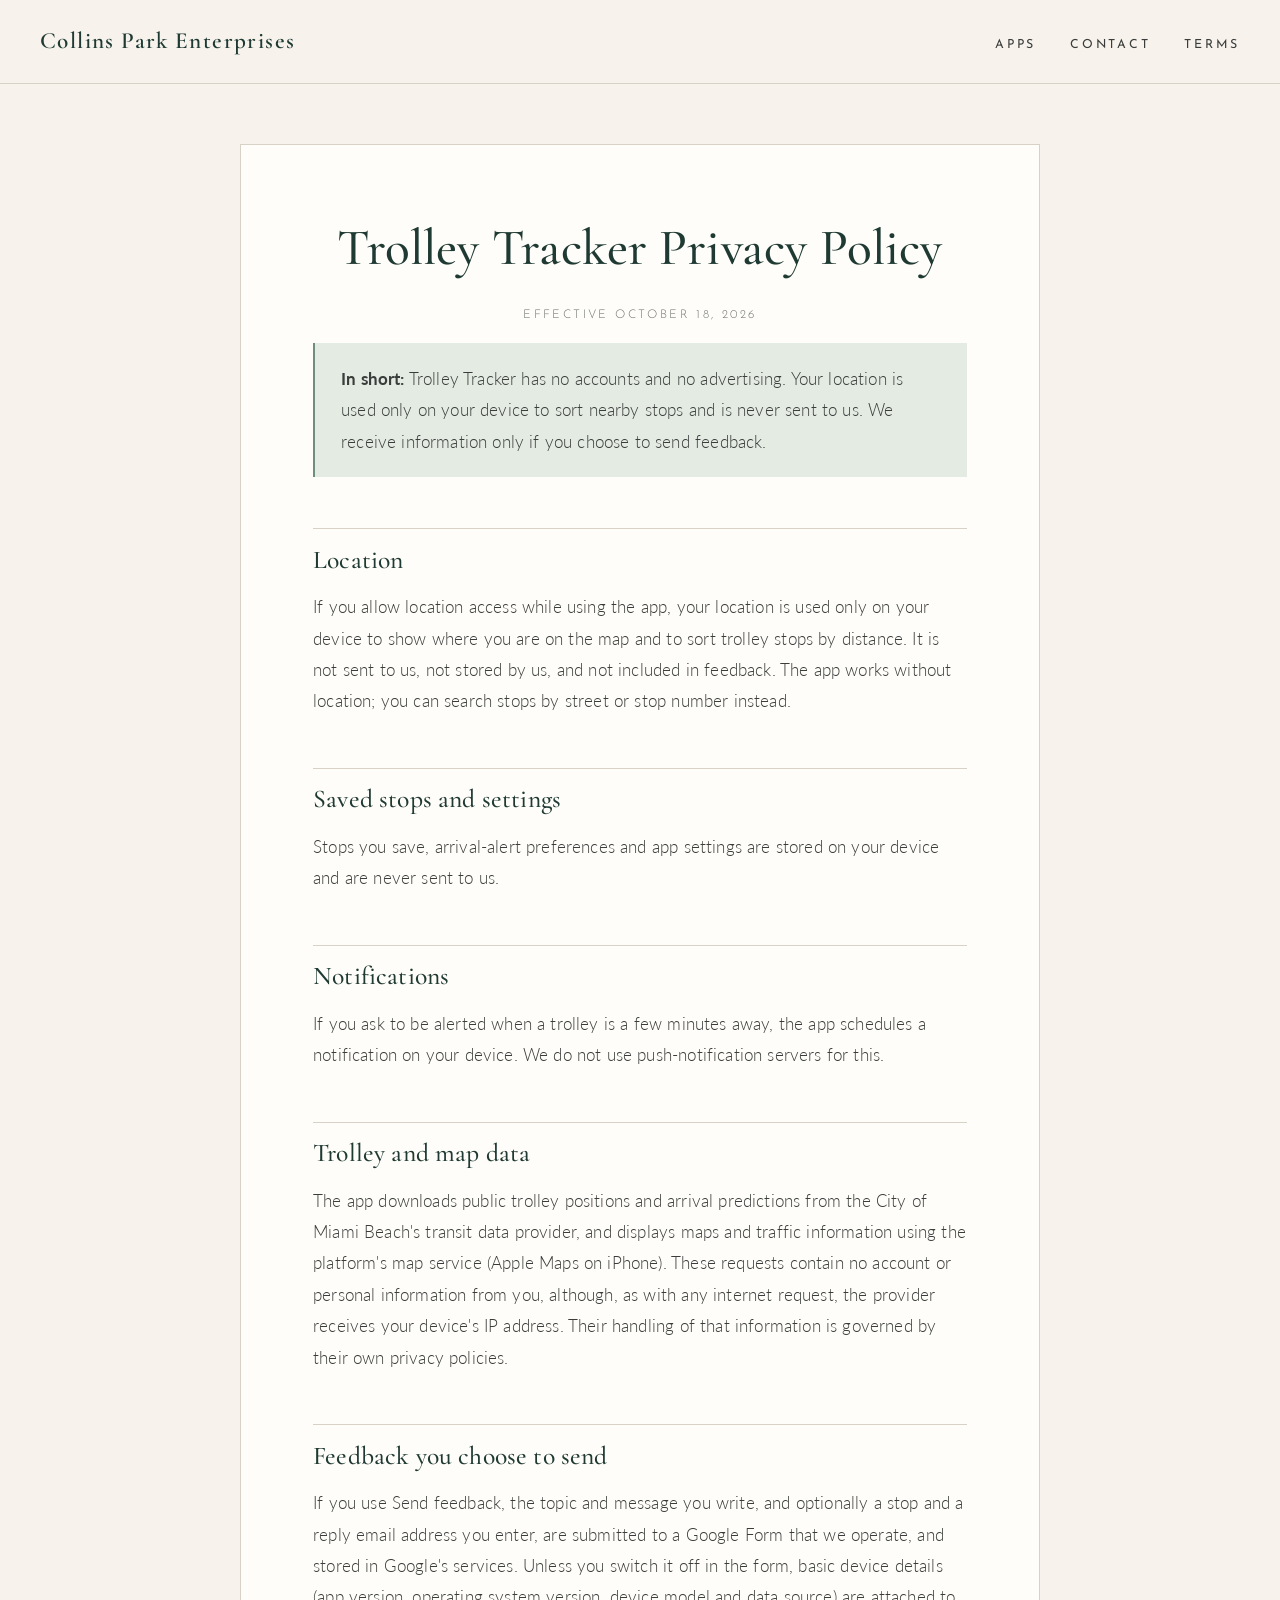
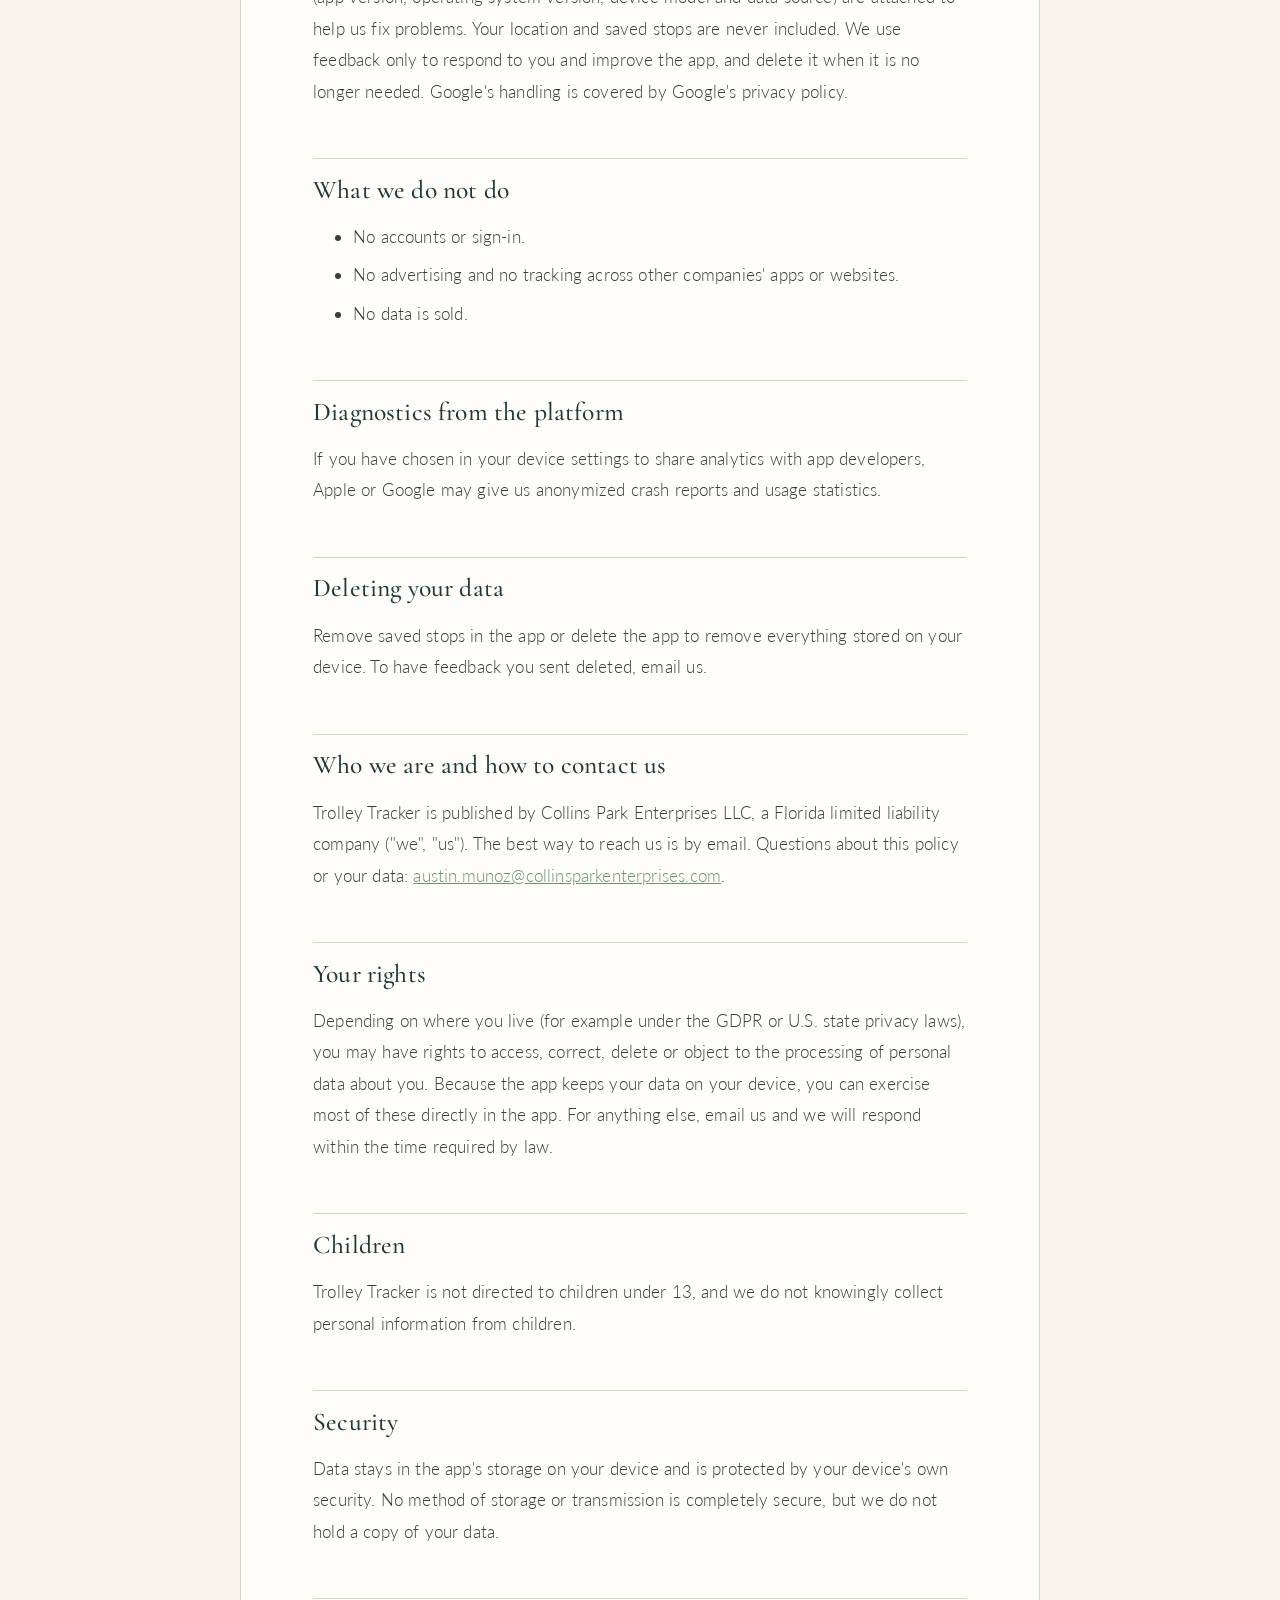
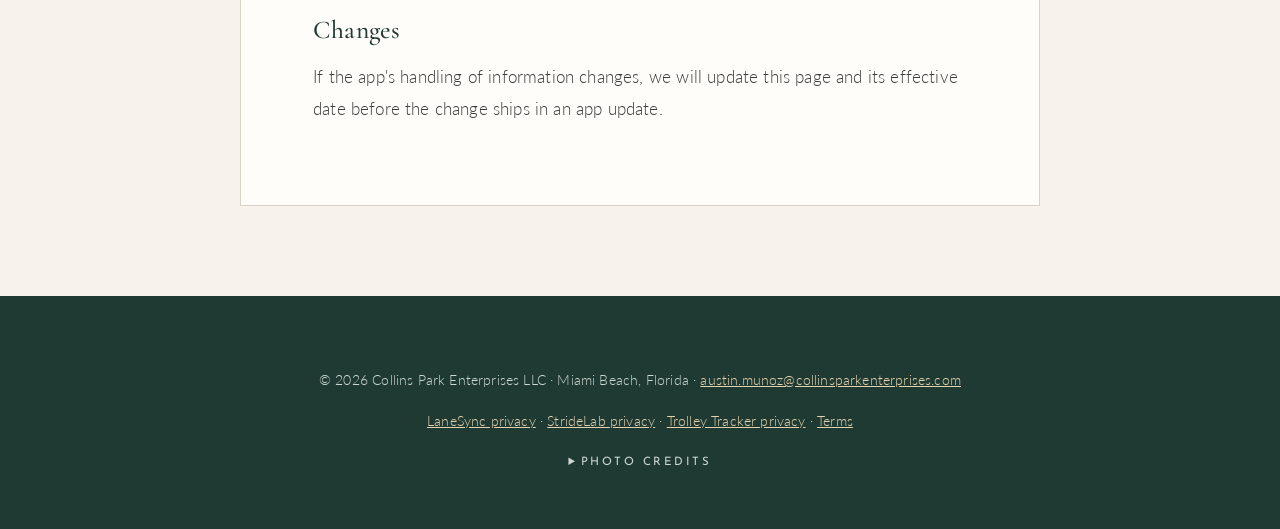
<file: privacy/trolley-tracker/index.html>
<!doctype html><html lang="en"><head><meta charset="utf-8"><meta name="viewport" content="width=device-width,initial-scale=1">
<title>Trolley Tracker Privacy Policy · Collins Park Enterprises</title><meta name="description" content="Collins Park Enterprises LLC, a Florida company that builds mobile apps."><link rel="preconnect" href="https://fonts.googleapis.com"><link rel="preconnect" href="https://fonts.gstatic.com" crossorigin><link href="https://fonts.googleapis.com/css2?family=Cormorant+Garamond:ital,wght@0,400;0,500;0,600;1,400&family=Josefin+Sans:wght@300;400;600&family=Lato:wght@300;400;700&display=swap" rel="stylesheet"><link rel="stylesheet" href="../../style.css"></head><body>
<header class="nav"><a class="brand" href="../../">Collins Park Enterprises</a><nav><a href="../../#apps">Apps</a><a href="../../#contact">Contact</a><a href="../../terms/">Terms</a></nav></header><main class="wrap doc"><h1>Trolley Tracker Privacy Policy</h1><p class="muted">Effective October 18, 2026</p>
<p class="lead"><strong>In short:</strong> Trolley Tracker has no accounts and no advertising. Your location is used only on your device to sort nearby stops and is never sent to us. We receive information only if you choose to send feedback.</p>
<h2>Location</h2><p>If you allow location access while using the app, your location is used only on your device to show where you are on the map and to sort trolley stops by distance. It is not sent to us, not stored by us, and not included in feedback. The app works without location; you can search stops by street or stop number instead.</p>
<h2>Saved stops and settings</h2><p>Stops you save, arrival-alert preferences and app settings are stored on your device and are never sent to us.</p>
<h2>Notifications</h2><p>If you ask to be alerted when a trolley is a few minutes away, the app schedules a notification on your device. We do not use push-notification servers for this.</p>
<h2>Trolley and map data</h2><p>The app downloads public trolley positions and arrival predictions from the City of Miami Beach's transit data provider, and displays maps and traffic information using the platform's map service (Apple Maps on iPhone). These requests contain no account or personal information from you, although, as with any internet request, the provider receives your device's IP address. Their handling of that information is governed by their own privacy policies.</p>
<h2>Feedback you choose to send</h2><p>If you use Send feedback, the topic and message you write, and optionally a stop and a reply email address you enter, are submitted to a Google Form that we operate, and stored in Google's services. Unless you switch it off in the form, basic device details (app version, operating system version, device model and data source) are attached to help us fix problems. Your location and saved stops are never included. We use feedback only to respond to you and improve the app, and delete it when it is no longer needed. Google's handling is covered by Google's privacy policy.</p>
<h2>What we do not do</h2><ul><li>No accounts or sign-in.</li><li>No advertising and no tracking across other companies' apps or websites.</li><li>No data is sold.</li></ul>
<h2>Diagnostics from the platform</h2><p>If you have chosen in your device settings to share analytics with app developers, Apple or Google may give us anonymized crash reports and usage statistics.</p>
<h2>Deleting your data</h2><p>Remove saved stops in the app or delete the app to remove everything stored on your device. To have feedback you sent deleted, email us.</p>
<h2>Who we are and how to contact us</h2><p>Trolley Tracker is published by Collins Park Enterprises LLC, a Florida limited liability company ("we", "us"). The best way to reach us is by email. Questions about this policy or your data: <a href="mailto:austin.munoz@collinsparkenterprises.com">austin.munoz@collinsparkenterprises.com</a>.</p>
<h2>Your rights</h2><p>Depending on where you live (for example under the GDPR or U.S. state privacy laws), you may have rights to access, correct, delete or object to the processing of personal data about you. Because the app keeps your data on your device, you can exercise most of these directly in the app. For anything else, email us and we will respond within the time required by law.</p>
<h2>Children</h2><p>Trolley Tracker is not directed to children under 13, and we do not knowingly collect personal information from children.</p>
<h2>Security</h2><p>Data stays in the app's storage on your device and is protected by your device's own security. No method of storage or transmission is completely secure, but we do not hold a copy of your data.</p>
<h2>Changes</h2><p>If the app's handling of information changes, we will update this page and its effective date before the change ships in an app update.</p></main><footer><div class="wrap"><p>© 2026 Collins Park Enterprises LLC · Miami Beach, Florida · <a href="mailto:austin.munoz@collinsparkenterprises.com">austin.munoz@collinsparkenterprises.com</a></p>
<p><a href="../../privacy/lanesync/">LaneSync privacy</a> · <a href="../../privacy/stridelab/">StrideLab privacy</a> · <a href="../../privacy/trolley-tracker/">Trolley Tracker privacy</a> · <a href="../../terms/">Terms</a></p><details class="credits"><summary>Photo credits</summary><ul><li>“<a href="https://www.flickr.com/photos/82538566@N00/32738382760">Bass Museum of Art (ETERNITY NOW by Sylvie Fleury)</a>” by Jim Bowen, licensed <a href="https://creativecommons.org/licenses/by/2.0/">CC BY 2.0</a>, via Flickr. Resized and compressed.</li><li>“<a href="https://www.flickr.com/photos/25955895@N03/32690999064">Miami Mountain (2016) by Ugo Rondinone, Collins Park</a>” by Phillip Pessar, licensed <a href="https://creativecommons.org/licenses/by/2.0/">CC BY 2.0</a>, via Flickr. Resized and compressed.</li><li>“<a href="https://www.flickr.com/photos/53136684@N00/49625136566">Miami Mountain</a>” by deldevries, licensed <a href="https://creativecommons.org/licenses/by-sa/2.0/">CC BY-SA 2.0</a>, via Flickr. Resized and compressed.</li><li>“<a href="https://www.flickr.com/photos/25955895@N03/33534813245">Bass Museum Miami Beach</a>” by Phillip Pessar, licensed <a href="https://creativecommons.org/licenses/by/2.0/">CC BY 2.0</a>, via Flickr. Resized and compressed.</li></ul><p>Artworks shown: <em>ETERNITY NOW</em> by Sylvie Fleury (The Bass); <em>Miami Mountain</em> by Ugo Rondinone (Collins Park). Photos used under the licenses above; no endorsement by the photographers, artists or The Bass is implied.</p></details></div></footer></body></html>
</file>
<file: style.css>
:root{--cream:#f7f3ec;--paper:#fffdf9;--sage:#b9c9bc;--sage-l:#e4ebe3;--euc:#6f8f7e;--deep:#1f3a33;--navy:#1c2a3a;--brass:#b08d57;--ink:#3a3d3b;--muted:#6c716d;--line:#d8d2c6}
*{box-sizing:border-box}html{scroll-behavior:smooth}
body{margin:0;font:300 17px/1.85 Lato,system-ui,sans-serif;color:var(--ink);background:var(--cream);letter-spacing:.01em}
h1,h2,h3{font-family:"Cormorant Garamond",Georgia,serif;font-weight:500;line-height:1.15;color:var(--deep);margin:.2em 0 .5em}
h2{font-size:clamp(2.1rem,3.6vw,3rem)}h3{font-size:1.75rem}em{font-style:italic}
a{color:var(--euc)}.wrap{max-width:1160px;margin:0 auto;padding:0 28px}
.kicker,.nav nav a,.btn,.card a,.credits summary{font-family:"Josefin Sans",sans-serif;text-transform:uppercase;letter-spacing:.22em;font-weight:400}
.kicker{font-size:.75rem;color:var(--brass);margin:0 0 .4em}
.nav{position:sticky;top:0;z-index:5;display:flex;justify-content:space-between;align-items:center;padding:20px 40px;background:rgba(247,243,236,.95);border-bottom:1px solid var(--line)}
.nav.over{position:absolute;left:0;right:0;background:transparent;border-color:rgba(255,255,255,.35)}.nav.over a,.nav.over .brand{color:#fff}
.brand{font-family:"Cormorant Garamond",serif;font-size:1.45rem;font-weight:600;letter-spacing:.06em;text-decoration:none;color:var(--deep)}
.nav nav a{margin-left:34px;font-size:.78rem;text-decoration:none;color:var(--ink);transition:color .3s}.nav nav a:hover{color:var(--brass)}
.hero{position:relative;min-height:94vh;display:flex;align-items:center;justify-content:center;text-align:center;overflow:hidden;color:#fff}
.hero-img{position:absolute;inset:0;width:100%;height:100%;object-fit:cover;object-position:center 22%}
.hero-shade{position:absolute;inset:0;background:linear-gradient(180deg,rgba(20,35,30,.4),rgba(20,35,30,.38) 50%,rgba(20,35,30,.6))}
.hero-text{position:relative;padding-top:30vh}.hero .kicker{color:#f2e6cf}
.hero h1{color:#fff;font-weight:400;font-size:clamp(2.6rem,6vw,5rem);letter-spacing:.01em;text-shadow:0 2px 24px rgba(0,0,0,.3)}.hero h1 em{color:#e9f0e6}
.sub{max-width:600px;margin:0 auto 34px;font-size:1.1rem}
.btn{display:inline-block;font-size:.78rem;padding:15px 34px;border:1px solid currentColor;color:var(--deep);text-decoration:none;transition:background .3s,color .3s}
.btn.light{color:#fff}.btn:hover{background:var(--deep);color:#fff;border-color:var(--deep)}
.deco{display:flex;align-items:center;justify-content:center;gap:18px;padding:46px 0 0;color:var(--brass)}.deco span{width:120px;height:1px;background:var(--brass)}.deco i{font-style:normal;font-size:.7rem}
main section{margin:110px auto}
.split{display:grid;grid-template-columns:1fr 1fr;gap:90px;align-items:center}.split p{color:var(--muted)}
.photo{margin:0;overflow:hidden;position:relative}.photo img{width:100%;height:100%;display:block;object-fit:cover;transition:transform 1.2s ease}.photo:hover img{transform:scale(1.035)}
.tilt{aspect-ratio:4/5;outline:1px solid var(--brass);outline-offset:16px;margin:16px}
.apps{background:var(--sage-l);padding:110px 0;margin:0!important;text-align:center;border-top:1px solid var(--line);border-bottom:1px solid var(--line)}
.intro{max-width:560px;margin:0 auto;color:var(--muted)}
.cards{display:grid;grid-template-columns:repeat(3,1fr);gap:30px;margin-top:56px;text-align:center}
.card{background:var(--paper);padding:48px 34px 40px;border:1px solid var(--line);transition:transform .4s,box-shadow .4s}
.card:hover{transform:translateY(-6px);box-shadow:0 22px 44px rgba(31,58,51,.12)}
.card img{border-radius:22%;box-shadow:0 6px 16px rgba(0,0,0,.12)}.card h3{margin:22px 0 8px}.card p{color:var(--muted);font-size:.98rem}
.card a{font-size:.72rem;text-decoration:none;color:var(--deep);border-bottom:1px solid var(--brass);padding-bottom:4px}
.gallery{display:grid;grid-template-columns:1.25fr 1fr;gap:30px}.gallery .photo{aspect-ratio:4/3}.gallery .photo:last-child{margin-top:80px}
.contact{text-align:center}.contact-card{border:1px solid var(--line);background:var(--paper);padding:80px clamp(24px,6vw,90px);position:relative}
.contact-card:before{content:"";position:absolute;inset:12px;border:1px solid var(--sage);pointer-events:none}
.big{font-family:"Cormorant Garamond",serif;font-size:clamp(1.2rem,2.8vw,2rem);word-break:break-word}.big a{color:var(--deep);text-decoration:none;border-bottom:1px solid var(--brass)}
.doc{max-width:800px;background:var(--paper);border:1px solid var(--line);padding:64px clamp(22px,6vw,72px);margin:60px auto 90px}
.doc h1{font-size:clamp(2.2rem,5vw,3.2rem);text-align:center}.doc>.muted{text-align:center;font-family:"Josefin Sans";text-transform:uppercase;letter-spacing:.2em;font-size:.75rem}
.doc h2{font-size:1.6rem;margin-top:2em;padding-top:.6em;border-top:1px solid var(--line)}.doc li{margin:.4em 0}
.muted{color:var(--muted)}.lead{background:var(--sage-l);padding:20px 26px;border-left:2px solid var(--euc)}
footer{background:var(--deep);color:#cdd8d1;padding:56px 0;font-size:.9rem;text-align:center}footer a{color:#e4d3b0}
.credits summary{cursor:pointer;margin-top:18px;font-size:.72rem}.credits ul{text-align:left;max-width:860px;margin:16px auto}.credits li{margin:6px 0}
@media(max-width:860px){.split,.gallery{grid-template-columns:1fr;gap:48px}.gallery .photo:last-child{margin-top:0}.cards{grid-template-columns:1fr}.nav{padding:16px 20px}.nav nav a{margin-left:16px;font-size:.68rem;letter-spacing:.14em}.brand{font-size:1.1rem}main section{margin:76px auto}.apps{padding:76px 0}.hero{min-height:80svh}.hero-img{object-position:55% 20%}.hero-text{padding-top:22svh}.tilt{margin:16px 16px 0}}
@media(max-width:420px){.nav nav a:nth-child(3){display:none}}
</file>
